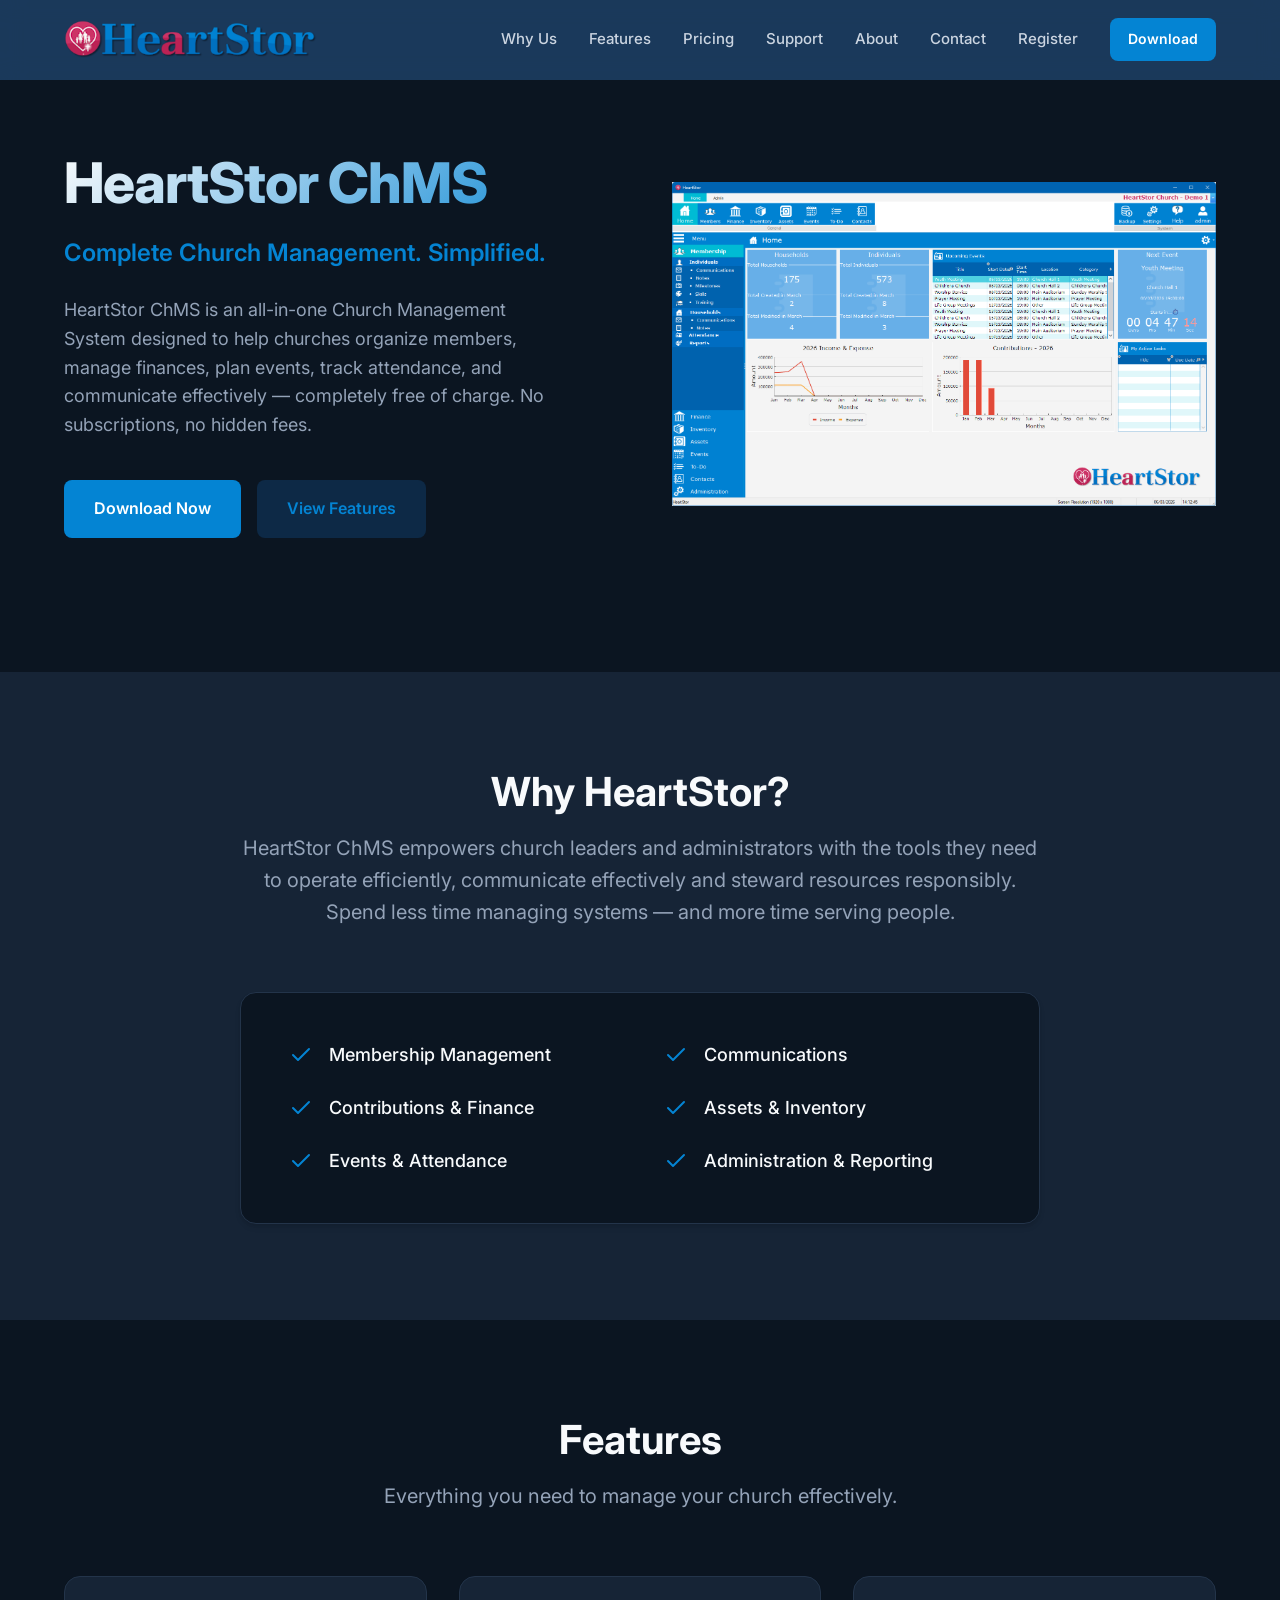
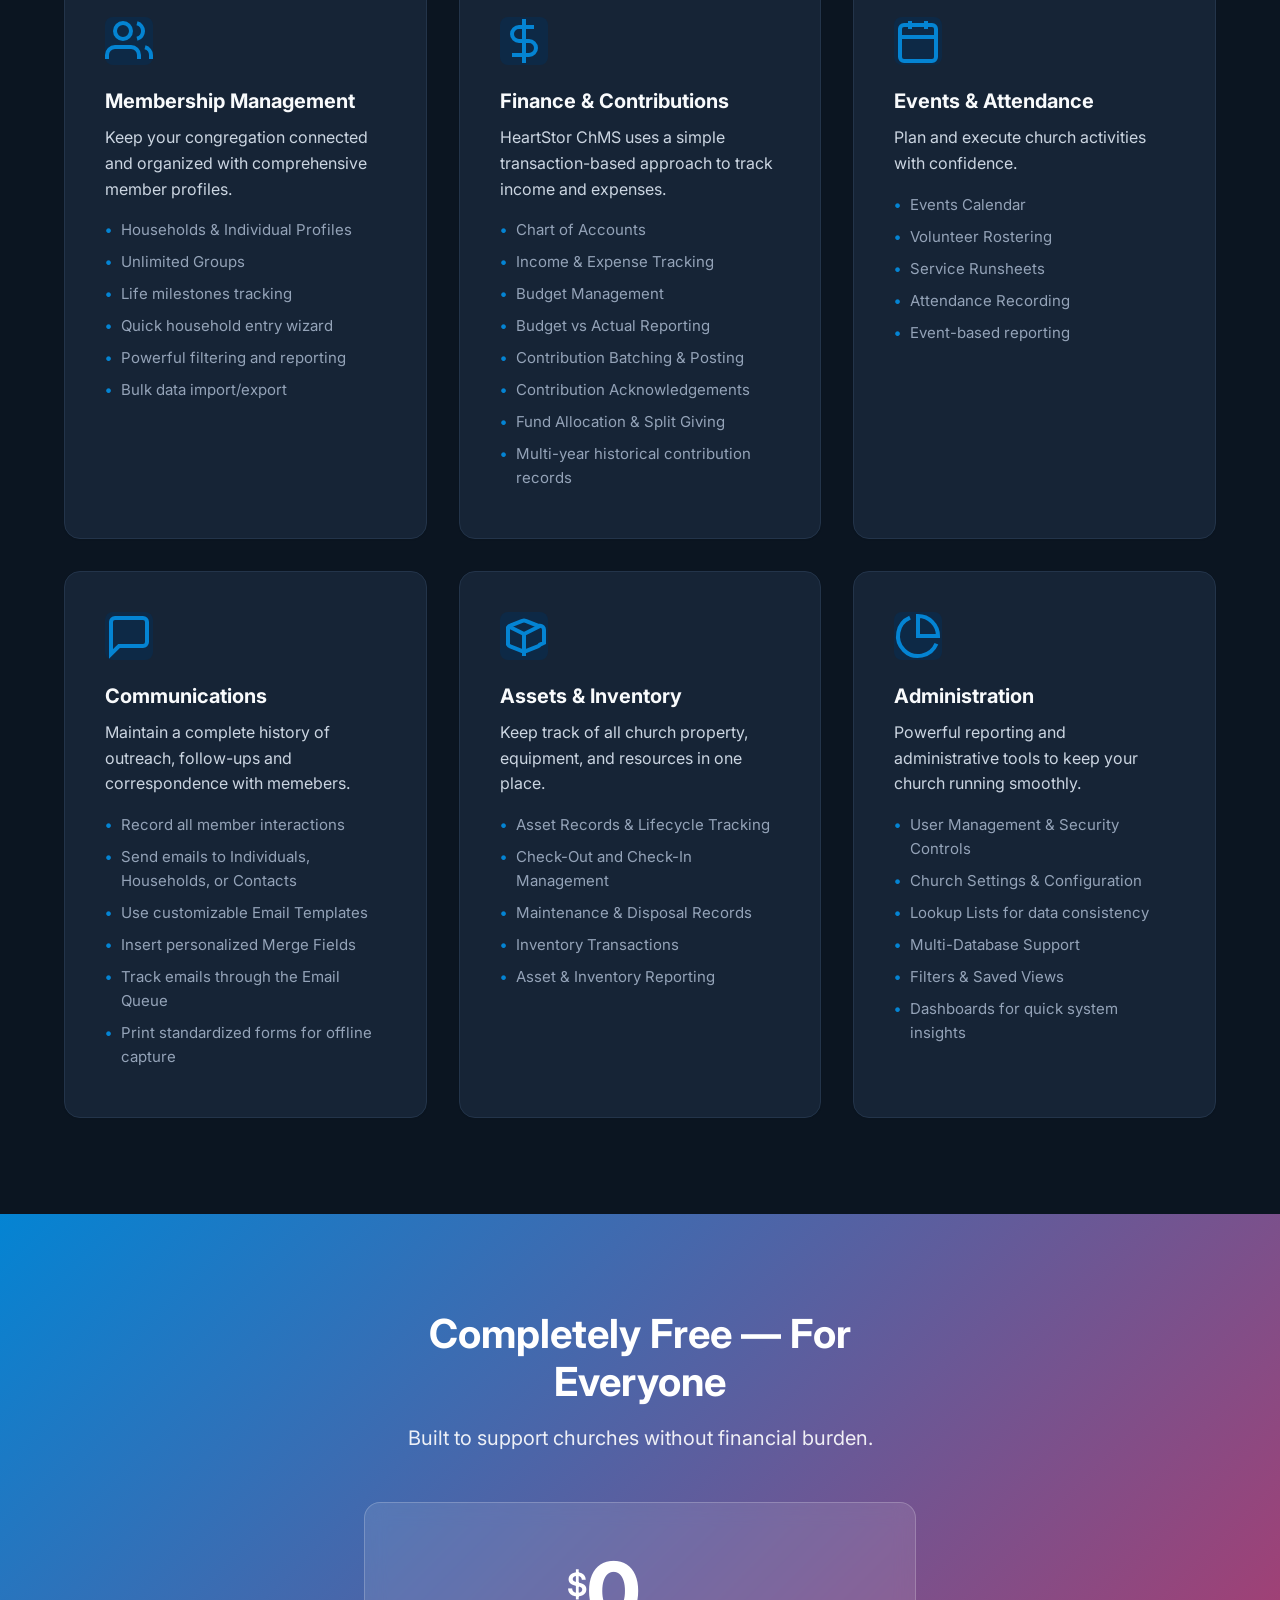
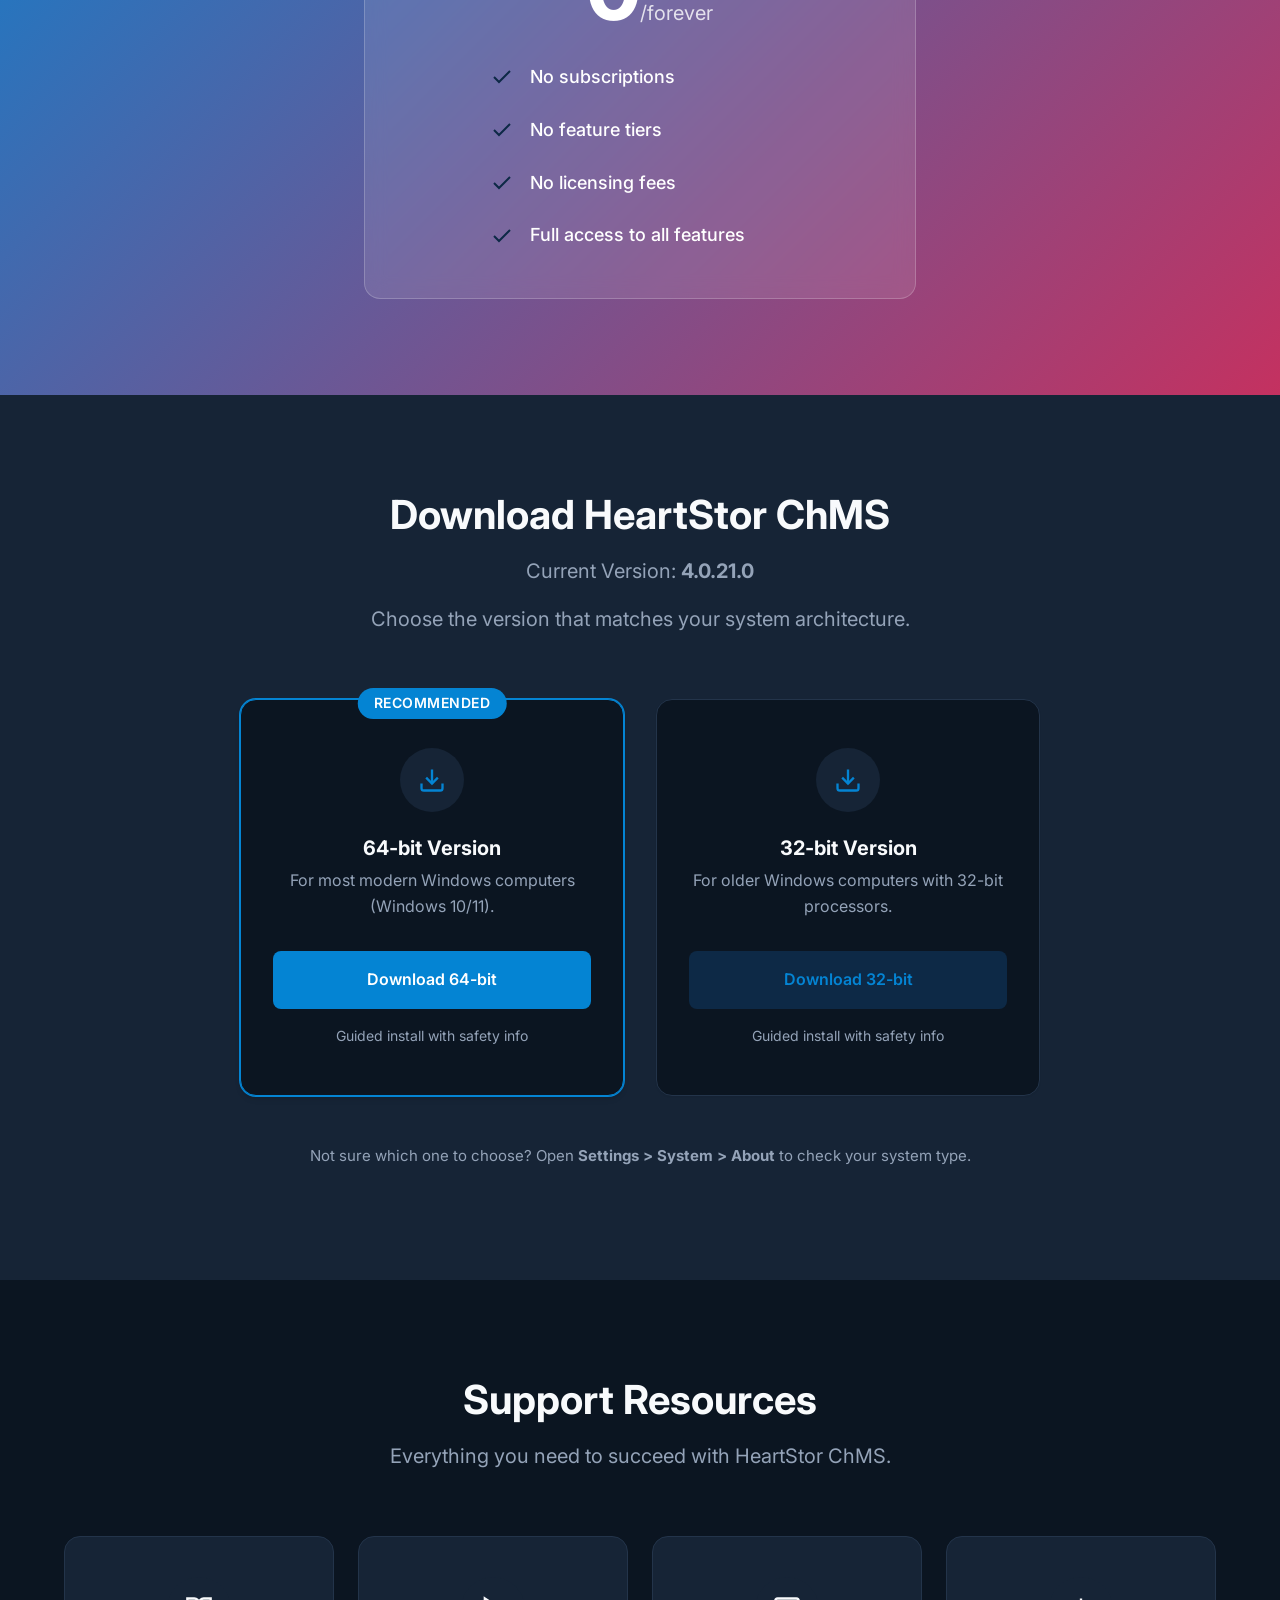
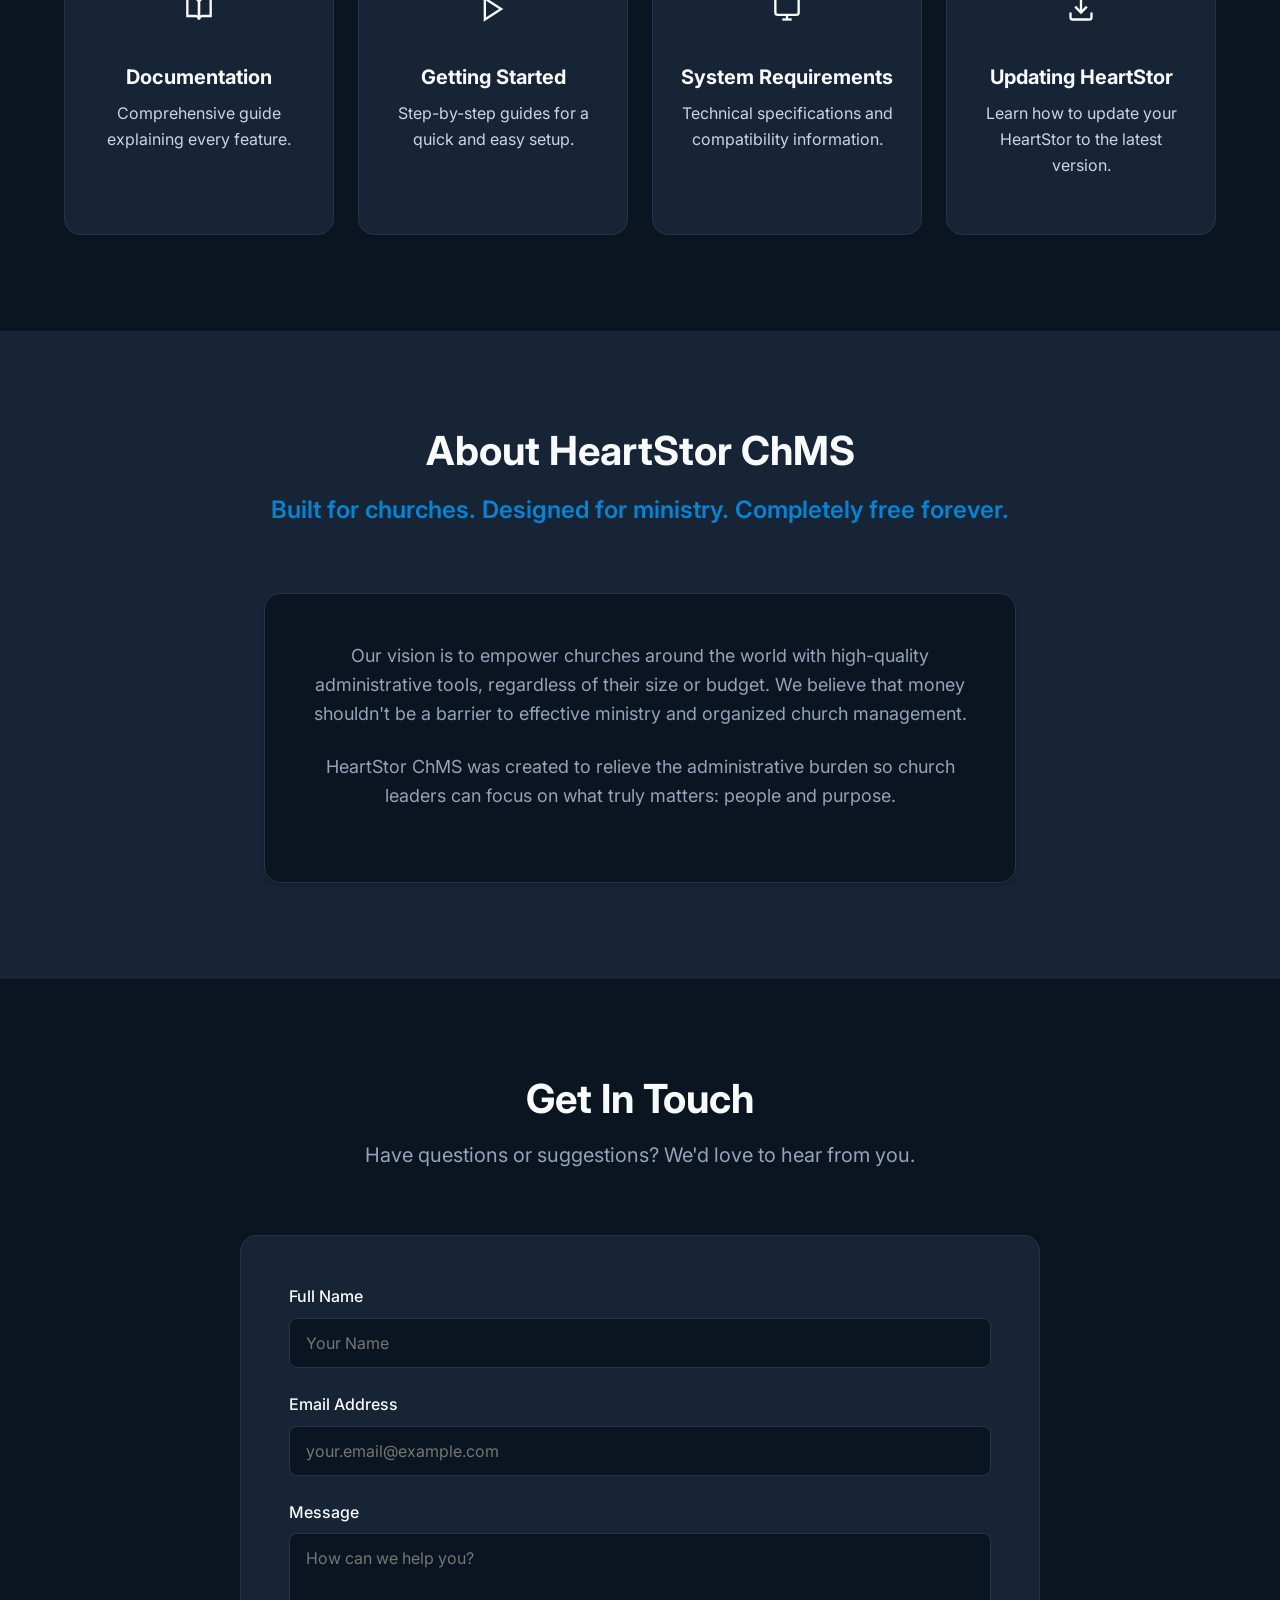
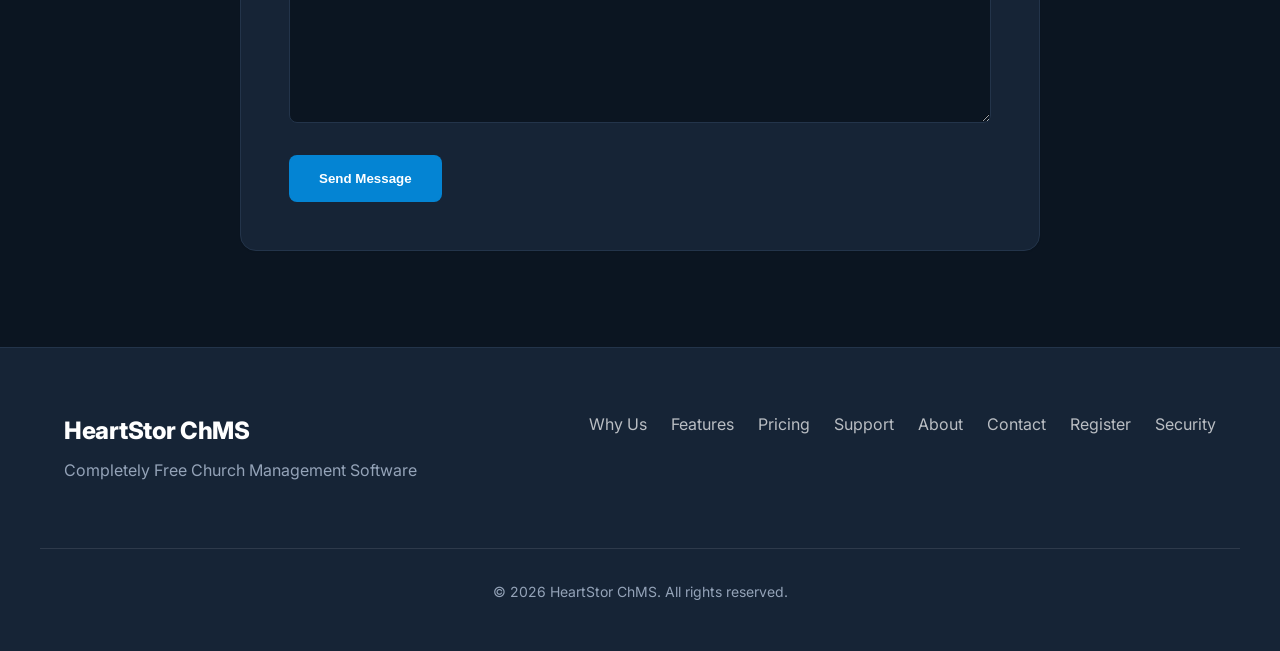
<file: index.html>
<!DOCTYPE html>
<html lang="en">

<head>
<!-- Google tag (gtag.js) -->
<script async src="https://www.googletagmanager.com/gtag/js?id=G-3WZZ1BPWSV"></script>
<script>
  window.dataLayer = window.dataLayer || [];
  function gtag(){dataLayer.push(arguments);}
  gtag('js', new Date());

  gtag('config', 'G-3WZZ1BPWSV');
</script>

    <meta charset="UTF-8">
    <meta name="viewport" content="width=device-width, initial-scale=1.0">
    <meta name="description"
        content="HeartStor ChMS is an all-in-one Church Management System designed to help churches organize members, manage finances, plan events, track attendance, and communicate effectively — completely free of charge.">
    <title>HeartStor ChMS | Complete Church Management. Simplified.</title>
    <link rel="preconnect" href="https://fonts.googleapis.com">
    <link rel="preconnect" href="https://fonts.gstatic.com" crossorigin>
    <link href="https://fonts.googleapis.com/css2?family=Inter:wght@300;400;500;600;700;800&display=swap"
        rel="stylesheet">
    <link rel="stylesheet" href="style.css">
    <script src="script.js" defer></script>
</head>

<body>
    <header class="navbar" id="navbar">
        <div class="container nav-container">
            <a href="#" class="logo" aria-label="HeartStor ChMS Home"><img src="heartStor.png" alt="HeartStor ChMS Logo"
                    class="logo-img"></a>
            <button class="mobile-menu-btn" aria-label="Toggle Navigation" aria-expanded="false"
                aria-controls="nav-links">
                <svg viewBox="0 0 24 24" width="24" height="24" fill="none" stroke="currentColor" stroke-width="2"
                    stroke-linecap="round" stroke-linejoin="round">
                    <line x1="3" y1="12" x2="21" y2="12"></line>
                    <line x1="3" y1="6" x2="21" y2="6"></line>
                    <line x1="3" y1="18" x2="21" y2="18"></line>
                </svg>
            </button>
            <nav id="nav-links" class="nav-links">
                <a href="#why-heartstor">Why Us</a>
                <a href="#features">Features</a>
                <a href="#pricing">Pricing</a>
                <a href="#support">Support</a>
                <a href="#about">About</a>
                <a href="#contact">Contact</a>
                <a href="registration.html">Register</a>
                <a href="#download" class="btn btn-primary btn-sm">Download</a>
            </nav>
        </div>
    </header>

    <main>
        <section id="hero" class="hero section reveal">
            <div class="container hero-container">
                <div class="hero-content">
                    <h1 class="hero-title">HeartStor ChMS</h1>
                    <p class="hero-subtitle">Complete Church Management. Simplified.</p>
                    <p class="hero-description">HeartStor ChMS is an all-in-one Church Management System designed to
                        help churches organize members, manage finances, plan events, track attendance, and communicate
                        effectively — completely free of charge. No subscriptions, no hidden fees.</p>
                    <div class="hero-actions">
                        <a href="#download" class="btn btn-primary">Download Now</a>
                        <a href="#features" class="btn btn-secondary">View Features</a>
                    </div>
                </div>
                <div class="hero-visual">
                    <div class="hero-slideshow">
                        <div class="hero-slide active">
                            <img src="hs1.png" alt="HeartStor 1">
                        </div>
                        <div class="hero-slide">
                            <img src="hs2.png" alt="HeartStor 2">
                        </div>
                        <div class="hero-slide">
                            <img src="hs3.png" alt="HeartStor 3">
                        </div>
                        <div class="hero-slide">
                            <img src="hs4.png" alt="HeartStor 4">
                        </div>
                        <div class="hero-slide">
                            <img src="hs5.png" alt="HeartStor 5">
                        </div>
                        <div class="hero-slide">
                            <img src="hs6.png" alt="HeartStor 6">
                        </div>
                        <div class="hero-slide">
                            <img src="hs7.png" alt="HeartStor 7">
                        </div>
                    </div>
                </div>
            </div>
        </section>

        <section id="why-heartstor" class="why-heartstor section bg-light reveal">
            <div class="container">
                <div class="section-header">
                    <h2>Why HeartStor?</h2>
                    <p>HeartStor ChMS empowers church leaders and administrators with the tools they need to operate efficiently, 			communicate effectively and steward resources responsibly.	Spend less time managing systems — and more time serving people.</p>
                </div>
                <div class="why-grid">
                    <ul class="check-list">
                        <li>
                            <svg class="icon-check" aria-hidden="true" viewBox="0 0 24 24" fill="none"
                                stroke="currentColor" stroke-width="2" stroke-linecap="round" stroke-linejoin="round">
                                <polyline points="20 6 9 17 4 12"></polyline>
                            </svg>
                            Membership Management
                        </li>
                        <li>
                            <svg class="icon-check" aria-hidden="true" viewBox="0 0 24 24" fill="none"
                                stroke="currentColor" stroke-width="2" stroke-linecap="round" stroke-linejoin="round">
                                <polyline points="20 6 9 17 4 12"></polyline>
                            </svg>
                            Contributions & Finance
                        </li>
                        <li>
                            <svg class="icon-check" aria-hidden="true" viewBox="0 0 24 24" fill="none"
                                stroke="currentColor" stroke-width="2" stroke-linecap="round" stroke-linejoin="round">
                                <polyline points="20 6 9 17 4 12"></polyline>
                            </svg>
                            Events & Attendance
                        </li>
                    </ul>
                    <ul class="check-list">
                        <li>
                            <svg class="icon-check" aria-hidden="true" viewBox="0 0 24 24" fill="none"
                                stroke="currentColor" stroke-width="2" stroke-linecap="round" stroke-linejoin="round">
                                <polyline points="20 6 9 17 4 12"></polyline>
                            </svg>
                            Communications
                        </li>
                        <li>
                            <svg class="icon-check" aria-hidden="true" viewBox="0 0 24 24" fill="none"
                                stroke="currentColor" stroke-width="2" stroke-linecap="round" stroke-linejoin="round">
                                <polyline points="20 6 9 17 4 12"></polyline>
                            </svg>
                            Assets & Inventory
                        </li>
                        <li>
                            <svg class="icon-check" aria-hidden="true" viewBox="0 0 24 24" fill="none"
                                stroke="currentColor" stroke-width="2" stroke-linecap="round" stroke-linejoin="round">
                                <polyline points="20 6 9 17 4 12"></polyline>
                            </svg>
                            Administration & Reporting
                        </li>
                    </ul>
                </div>
            </div>
        </section>

        <section id="features" class="features section reveal">
            <div class="container">
                <div class="section-header">
                    <h2>Features</h2>
                    <p>Everything you need to manage your church effectively.</p>
                </div>
                <div class="feature-grid">
                    <article class="feature-card">
                        <div class="feature-icon">
                            <svg viewBox="0 0 24 24" fill="none" stroke="currentColor" stroke-width="2">
                                <path d="M17 21v-2a4 4 0 0 0-4-4H5a4 4 0 0 0-4 4v2"></path>
                                <circle cx="9" cy="7" r="4"></circle>
                                <path d="M23 21v-2a4 4 0 0 0-3-3.87"></path>
                                <path d="M16 3.13a4 4 0 0 1 0 7.75"></path>
                            </svg>
                        </div>
                        <h3>Membership Management</h3>
                        <p>Keep your congregation connected and organized with comprehensive member profiles.</p>
                        <ul>
							<li>Households & Individual Profiles</li>
							<li>Unlimited Groups</li>
							<li>Life milestones tracking</li>
							<li>Quick household entry wizard</li>
							<li>Powerful filtering and reporting</li>
							<li>Bulk data import/export</li>
                        </ul>
                    </article>

                    <article class="feature-card">
                        <div class="feature-icon">
                            <svg viewBox="0 0 24 24" fill="none" stroke="currentColor" stroke-width="2">
                                <line x1="12" y1="1" x2="12" y2="23"></line>
                                <path d="M17 5H9.5a3.5 3.5 0 0 0 0 7h5a3.5 3.5 0 0 1 0 7H6"></path>
                            </svg>
                        </div>
                        <h3>Finance & Contributions</h3>
                        <p>HeartStor ChMS uses a simple transaction-based approach to track income and expenses.</p>
                        <ul>
							<li>Chart of Accounts</li>
							<li>Income & Expense Tracking</li>
							<li>Budget Management</li>
							<li>Budget vs Actual Reporting</li>
							<li>Contribution Batching & Posting</li>
							<li>Contribution Acknowledgements</li>
							<li>Fund Allocation & Split Giving</li>
							<li>Multi-year historical contribution records</li>
                        </ul>
                    </article>

                    <article class="feature-card">
                        <div class="feature-icon">
                            <svg viewBox="0 0 24 24" fill="none" stroke="currentColor" stroke-width="2">
                                <rect x="3" y="4" width="18" height="18" rx="2" ry="2"></rect>
                                <line x1="16" y1="2" x2="16" y2="6"></line>
                                <line x1="8" y1="2" x2="8" y2="6"></line>
                                <line x1="3" y1="10" x2="21" y2="10"></line>
                            </svg>
                        </div>
                        <h3>Events & Attendance</h3>
                        <p>Plan and execute church activities with confidence.</p>
                        <ul>
							<li>Events Calendar</li>
							<li>Volunteer Rostering</li>
							<li>Service Runsheets</li>
							<li>Attendance Recording</li>
							<li>Event-based reporting</li>
                        </ul>
                    </article>

                    <article class="feature-card">
                        <div class="feature-icon">
                            <svg viewBox="0 0 24 24" fill="none" stroke="currentColor" stroke-width="2">
                                <path d="M21 15a2 2 0 0 1-2 2H7l-4 4V5a2 2 0 0 1 2-2h14a2 2 0 0 1 2 2z"></path>
                            </svg>
                        </div>
                        <h3>Communications</h3>
                        <p>Maintain a complete history of outreach, follow-ups and correspondence with memebers.</p>
                        <ul>
                           <li>Record all member interactions</li>
							<li>Send emails to Individuals, Households, or Contacts</li>
							<li>Use customizable Email Templates</li>
							<li>Insert personalized Merge Fields</li>
							<li>Track emails through the Email Queue</li>
							<li>Print standardized forms for offline capture</li>
                        </ul>
                    </article>

                    <article class="feature-card">
                        <div class="feature-icon">
                            <svg viewBox="0 0 24 24" fill="none" stroke="currentColor" stroke-width="2">
                                <path
                                    d="M20 16.28a2 2 0 0 1-1.12.89l-6 2.34a2 2 0 0 1-1.76 0l-6-2.34A2 2 0 0 1 4 16.28V7.72a2 2 0 0 1 1.12-.89l6-2.34a2 2 0 0 1 1.76 0l6 2.34H20a2 2 0 0 1 2 2v6.56z">
                                </path>
                                <polyline points="12 22 12 11"></polyline>
                                <polyline points="12 11 20 7"></polyline>
                                <polyline points="4 7 12 11"></polyline>
                            </svg>
                        </div>
                        <h3>Assets & Inventory</h3>
                        <p>Keep track of all church property, equipment, and resources in one place.</p>
                        <ul>
							<li>Asset Records & Lifecycle Tracking</li>
							<li>Check-Out and Check-In Management</li>
							<li>Maintenance & Disposal Records</li>
							<li>Inventory Transactions</li>
							<li>Asset & Inventory Reporting</li>
                        </ul>
                    </article>

                    <article class="feature-card">
                        <div class="feature-icon">
                            <svg viewBox="0 0 24 24" fill="none" stroke="currentColor" stroke-width="2">
                                <path d="M21.21 15.89A10 10 0 1 1 8 2.83"></path>
                                <path d="M22 12A10 10 0 0 0 12 2v10z"></path>
                            </svg>
                        </div>
                        <h3>Administration</h3>
                        <p>Powerful reporting and administrative tools to keep your church running smoothly.</p>
                        <ul>
							<li>User Management & Security Controls</li>
							<li>Church Settings & Configuration</li>
							<li>Lookup Lists for data consistency</li>
							<li>Multi-Database Support</li>
							<li>Filters & Saved Views</li>
							<li>Dashboards for quick system insights</li>
                        </ul>
                    </article>
                </div>
            </div>
        </section>

        <section id="pricing" class="pricing section bg-primary reveal">
            <div class="container pricing-container">
                <div class="pricing-content text-center">
                    <h2>Completely Free — For Everyone</h2>
                    <p class="pricing-lead">Built to support churches without financial burden.</p>
                    <div class="pricing-features">
                        <div class="price-badge">
                            <span class="currency">$</span><span class="amount">0</span><span
                                class="period">/forever</span>
                        </div>
                        <ul class="check-list dark-bg">
                            <li>
                                <svg class="icon-check" aria-hidden="true" viewBox="0 0 24 24" fill="none"
                                    stroke="currentColor" stroke-width="2">
                                    <polyline points="20 6 9 17 4 12"></polyline>
                                </svg>
                                No subscriptions
                            </li>
                            <li>
                                <svg class="icon-check" aria-hidden="true" viewBox="0 0 24 24" fill="none"
                                    stroke="currentColor" stroke-width="2">
                                    <polyline points="20 6 9 17 4 12"></polyline>
                                </svg>
                                No feature tiers
                            </li>
                            <li>
                                <svg class="icon-check" aria-hidden="true" viewBox="0 0 24 24" fill="none"
                                    stroke="currentColor" stroke-width="2">
                                    <polyline points="20 6 9 17 4 12"></polyline>
                                </svg>
                                No licensing fees
                            </li>
                            <li>
                                <svg class="icon-check" aria-hidden="true" viewBox="0 0 24 24" fill="none"
                                    stroke="currentColor" stroke-width="2">
                                    <polyline points="20 6 9 17 4 12"></polyline>
                                </svg>
                                Full access to all features
                            </li>
                        </ul>
                    </div>
                </div>
            </div>
        </section>

        <section id="download" class="download section bg-light reveal">
            <div class="container">
                <div class="section-header">
                    <h2>Download HeartStor ChMS</h2>
                    <p class="version">Current Version: <strong id="current-version">Loading...</strong></p>
                    <p>Choose the version that matches your system architecture.</p>
                </div>
                <div class="download-grid">
                    <div class="download-card recommended">
                        <div class="badge">Recommended</div>
                        <div class="download-icon">
                            <svg viewBox="0 0 24 24" fill="none" stroke="currentColor" stroke-width="2">
                                <path d="M21 15v4a2 2 0 0 1-2 2H5a2 2 0 0 1-2-2v-4"></path>
                                <polyline points="7 10 12 15 17 10"></polyline>
                                <line x1="12" y1="15" x2="12" y2="3"></line>
                            </svg>
                        </div>
                        <h3>64-bit Version</h3>
                        <p>For most modern Windows computers (Windows 10/11).</p>
                        <a href="install.html" class="btn btn-primary btn-block">Download 64-bit</a>
                        <p class="file-info">Guided install with safety info</p>
                    </div>

                    <div class="download-card">
                        <div class="download-icon">
                            <svg viewBox="0 0 24 24" fill="none" stroke="currentColor" stroke-width="2">
                                <path d="M21 15v4a2 2 0 0 1-2 2H5a2 2 0 0 1-2-2v-4"></path>
                                <polyline points="7 10 12 15 17 10"></polyline>
                                <line x1="12" y1="15" x2="12" y2="3"></line>
                            </svg>
                        </div>
                        <h3>32-bit Version</h3>
                        <p>For older Windows computers with 32-bit processors.</p>
                        <a href="install.html" class="btn btn-secondary btn-block">Download 32-bit</a>
                        <p class="file-info">Guided install with safety info</p>
                    </div>
                </div>
                <div class="system-requirements text-center">
                    <p>Not sure which one to choose? Open <strong>Settings &gt; System &gt; About</strong> to check your
                        system type.</p>
                </div>
            </div>
        </section>

        <section id="support" class="support section reveal">
            <div class="container">
                <div class="section-header">
                    <h2>Support Resources</h2>
                    <p>Everything you need to succeed with HeartStor ChMS.</p>
                </div>
                <div class="support-grid">
                    <a href="HS_Doc.pdf" class="support-card" target="_blank" rel="noopener noreferrer">
                        <div class="support-icon">
                            <svg viewBox="0 0 24 24" fill="none" stroke="currentColor" stroke-width="2">
                                <path d="M2 3h6a4 4 0 0 1 4 4v14a3 3 0 0 0-3-3H2z"></path>
                                <path d="M22 3h-6a4 4 0 0 0-4 4v14a3 3 0 0 1 3-3h7z"></path>
                            </svg>
                        </div>
                        <h3>Documentation</h3>
                        <p>Comprehensive guide explaining every feature.</p>
                    </a>
                    <a href="HS_Install.pdf" class="support-card" target="_blank" rel="noopener noreferrer">
                        <div class="support-icon">
                            <svg viewBox="0 0 24 24" fill="none" stroke="currentColor" stroke-width="2">
                                <polygon points="5 3 19 12 5 21 5 3"></polygon>
                            </svg>
                        </div>
                        <h3>Getting Started</h3>
                        <p>Step-by-step guides for a quick and easy setup.</p>
                    </a>
                    <a href="HS_SysReq.pdf" class="support-card" target="_blank" rel="noopener noreferrer">
                        <div class="support-icon">
                            <svg viewBox="0 0 24 24" fill="none" stroke="currentColor" stroke-width="2">
                                <rect x="2" y="3" width="20" height="14" rx="2" ry="2"></rect>
                                <line x1="8" y1="21" x2="16" y2="21"></line>
                                <line x1="12" y1="17" x2="12" y2="21"></line>
                            </svg>
                        </div>
                        <h3>System Requirements</h3>
                        <p>Technical specifications and compatibility information.</p>
                    </a>
                    <a href="HS_Update.pdf" class="support-card" target="_blank" rel="noopener noreferrer">
                        <div class="support-icon">
                            <svg viewBox="0 0 24 24" fill="none" stroke="currentColor" stroke-width="2">
                                <path d="M21 15v4a2 2 0 0 1-2 2H5a2 2 0 0 1-2-2v-4"></path>
                                <polyline points="7 10 12 15 17 10"></polyline>
                                <line x1="12" y1="15" x2="12" y2="3"></line>
                            </svg>
                        </div>
                        <h3>Updating HeartStor</h3>
                        <p>Learn how to update your HeartStor to the latest version.</p>
                    </a>
                </div>
            </div>
        </section>

        <section id="about" class="about section bg-light reveal">
            <div class="container about-container">
                <div class="section-header">
                    <h2>About HeartStor ChMS</h2>
                    <p class="lead">Built for churches. Designed for ministry. Completely free forever.</p>
                </div>
                <div class="about-content">
                    <p>Our vision is to empower churches around the world with high-quality administrative tools,
                        regardless of their size or budget. We believe that money shouldn't be a barrier to effective
                        ministry and organized church management.</p>
                    <p>HeartStor ChMS was created to relieve the administrative burden so church leaders can focus on
                        what truly matters: people and purpose.</p>
                </div>
            </div>
        </section>

        <section id="contact" class="contact section reveal">
            <div class="container">
                <div class="section-header">
                    <h2>Get In Touch</h2>
                    <p>Have questions or suggestions? We'd love to hear from you.</p>
                </div>
                <div class="contact-container">
                    <div class="contact-form-wrapper">
                        <form action="https://formsubmit.co/heartstor4free@gmail.com" method="POST" class="contact-form"
                            id="contact-form">
                            <!-- Security: Honeypot field to trap spam bots -->
							<input type="hidden" name="_next" value="https://heartstor4free.github.io/index.html">
                            <input type="text" name="_honey" style="display:none">
                            <input type="hidden" name="_subject" value="Website Submission: HeartStor ChMS">
                            <!-- Better formatted email box template -->
                            <input type="hidden" name="_template" value="box">

                            <div class="form-group">
                                <label for="name">Full Name</label>
                                <input type="text" id="name" name="name" required class="form-control"
                                    placeholder="Your Name" minlength="2" maxlength="100">
                            </div>
                            <div class="form-group">
                                <label for="email">Email Address</label>
                                <input type="email" id="email" name="email" required class="form-control"
                                    placeholder="your.email@example.com">
                            </div>
                            <div class="form-group">
                                <label for="message">Message</label>
                                <textarea id="message" name="message" required class="form-control" rows="8"
                                    placeholder="How can we help you?" minlength="10" maxlength="2000"></textarea>
                            </div>
                            <button type="submit" class="btn btn-primary">Send Message</button>
                        </form>
                    </div>
                </div>
            </div>
        </section>
    </main>

    <footer class="footer">
        <div class="container footer-container">
            <div class="footer-brand">
                <a href="#" class="logo footer-logo">HeartStor ChMS</a>
                <p>Completely Free Church Management Software</p>
            </div>
            <div class="footer-links">
                <nav aria-label="Footer Navigation">
                    <a href="#why-heartstor">Why Us</a>
                    <a href="#features">Features</a>
                    <a href="#pricing">Pricing</a>
                    <a href="#support">Support</a>
                    <a href="#about">About</a>
                    <a href="#contact">Contact</a>
                    <a href="registration.html">Register</a>
                    <a href="install.html">Security</a>
                </nav>
            </div>
        </div>
        <div class="container footer-bottom">
            <p>&copy; <span id="year">2026</span> HeartStor ChMS. All rights reserved.</p>
        </div>
    </footer>
</body>

</html>
</file>
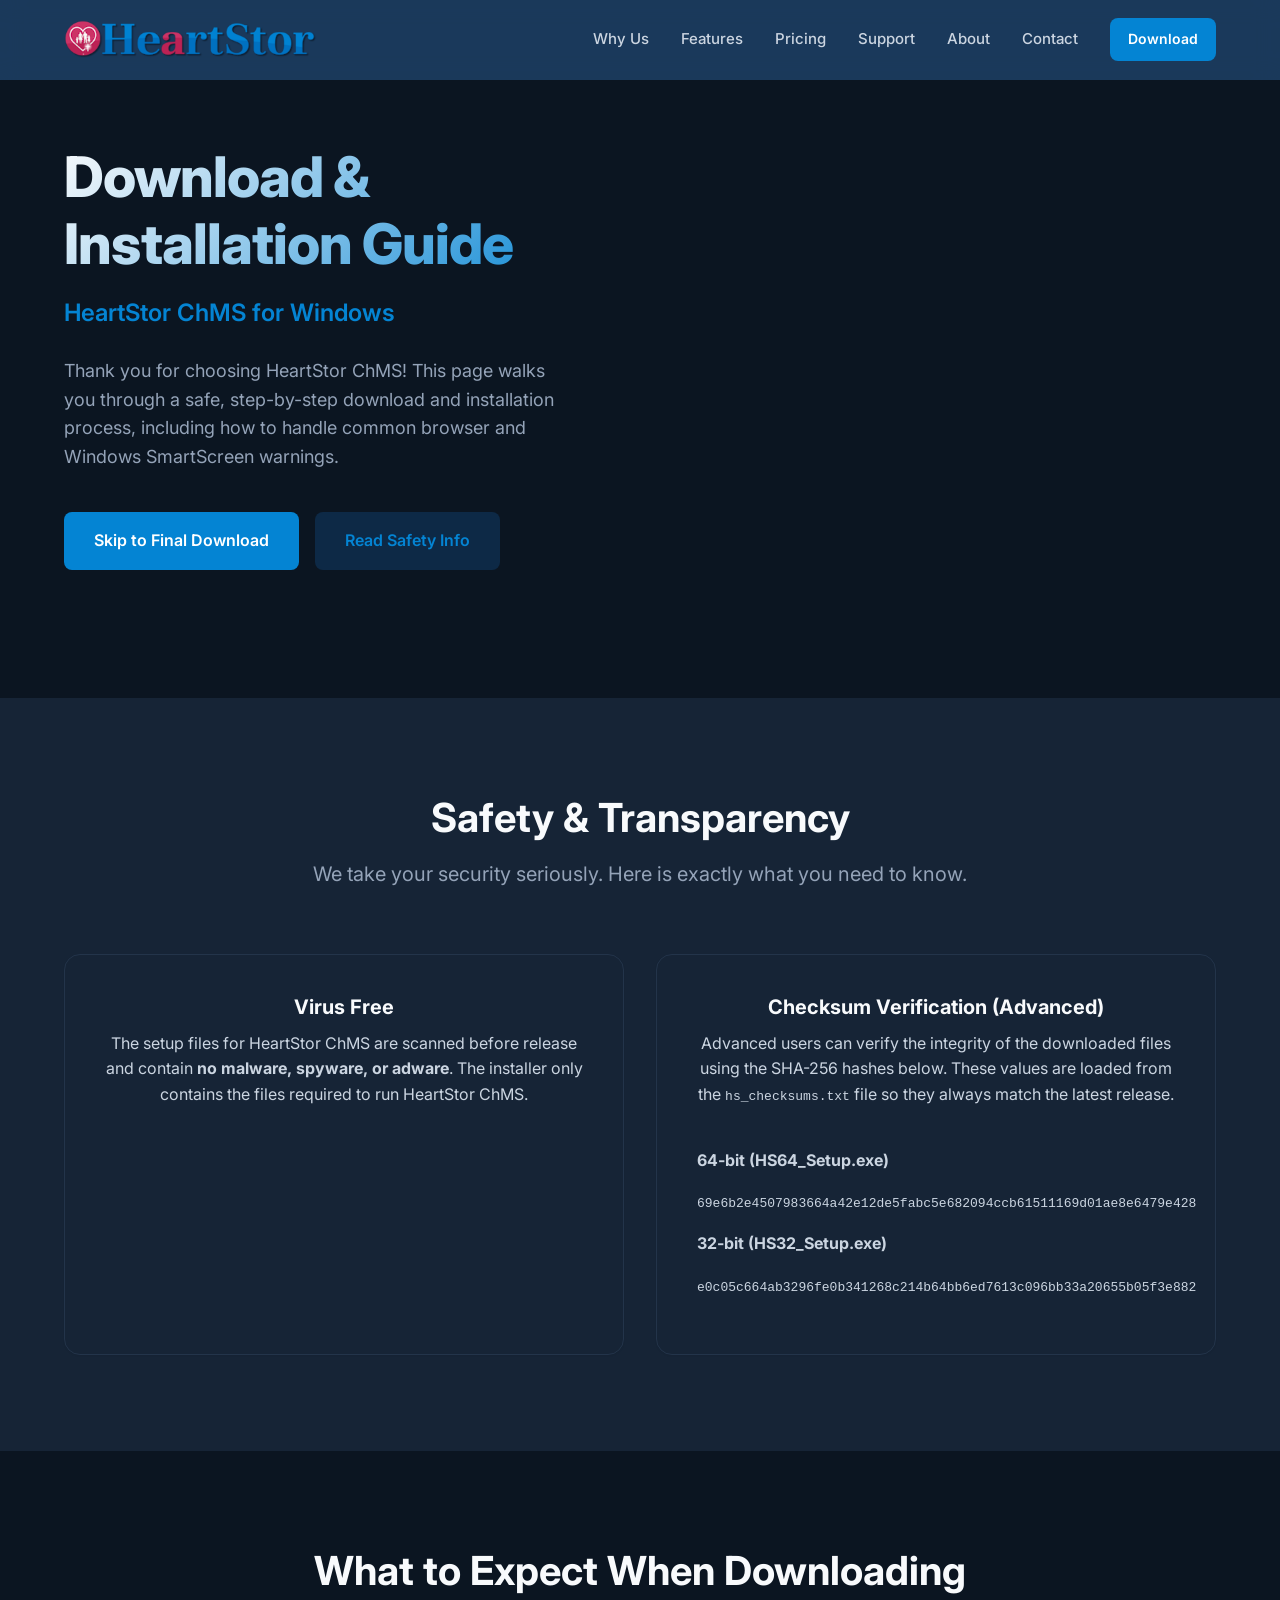
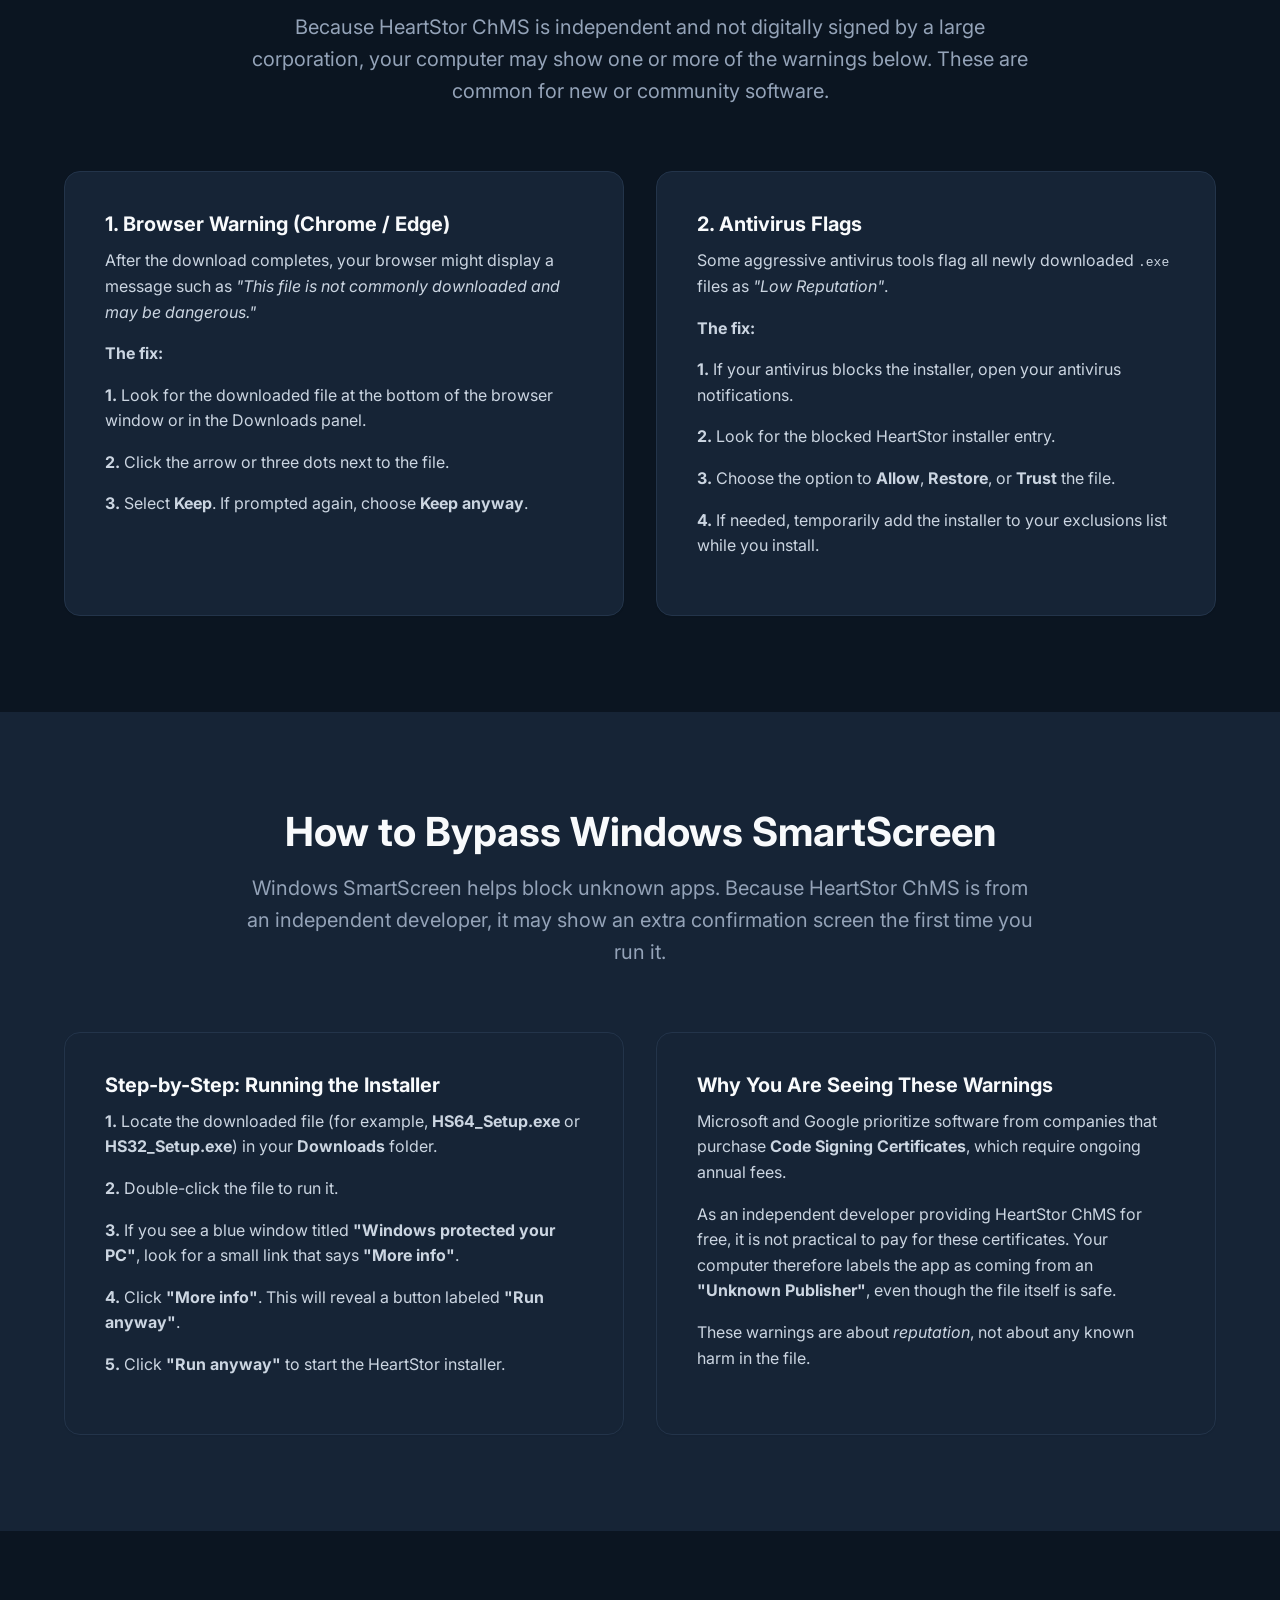
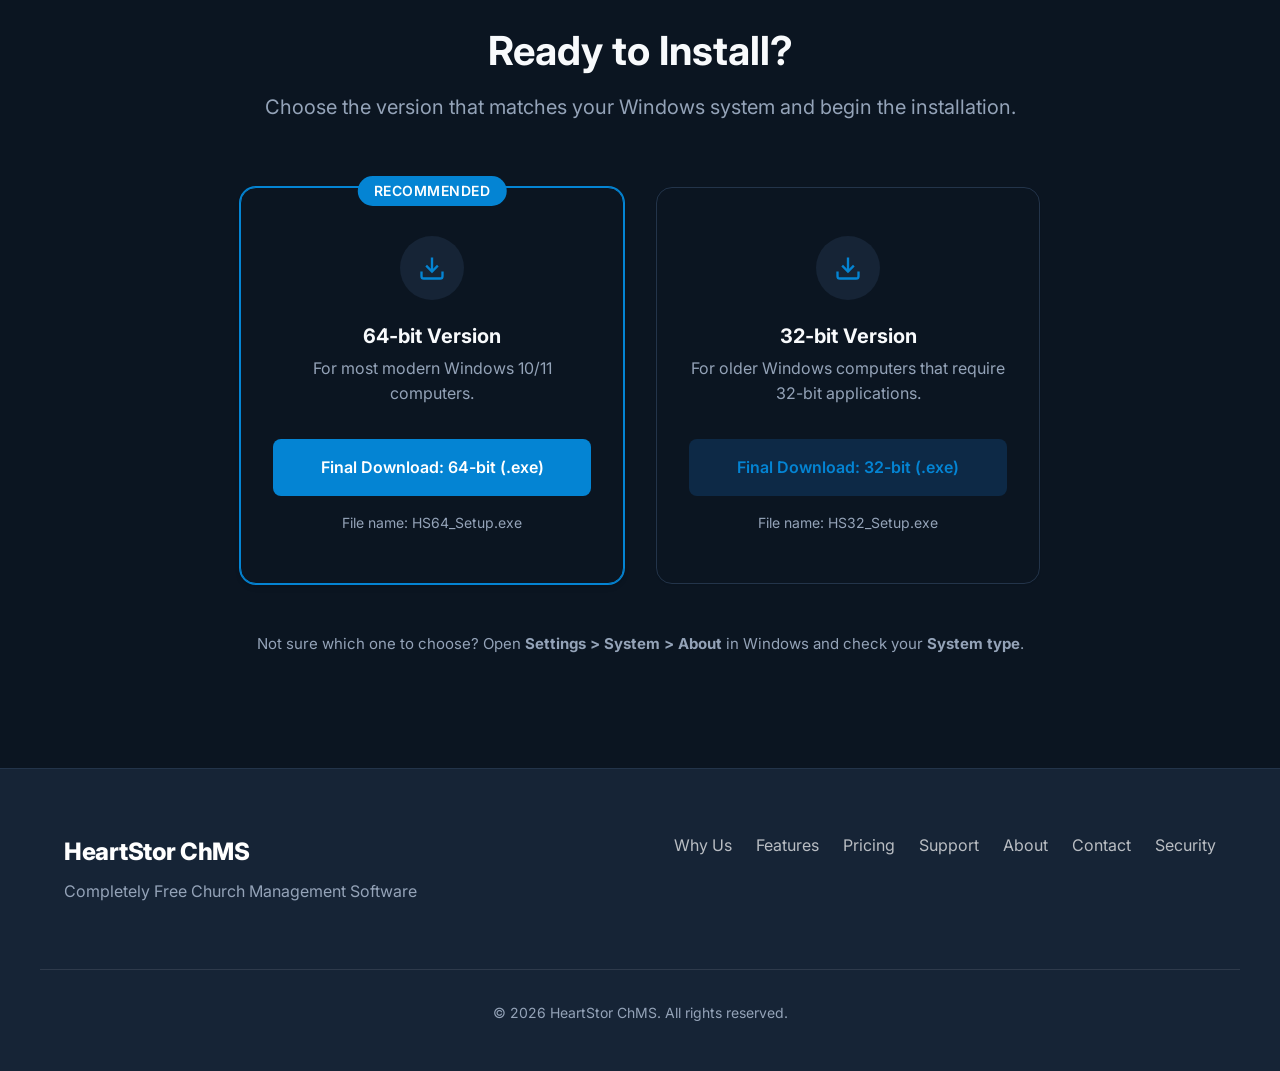
<file: install.html>
<!DOCTYPE html>
<html lang="en">

<head>
    <meta charset="UTF-8">
    <meta name="viewport" content="width=device-width, initial-scale=1.0">
    <meta name="description"
        content="Download and installation guide for HeartStor ChMS, including safety information and how to bypass common browser and SmartScreen warnings.">
    <title>HeartStor ChMS | Download &amp; Installation Guide</title>
    <link rel="preconnect" href="https://fonts.googleapis.com">
    <link rel="preconnect" href="https://fonts.gstatic.com" crossorigin>
    <link href="https://fonts.googleapis.com/css2?family=Inter:wght@300;400;500;600;700;800&display=swap"
        rel="stylesheet">
    <link rel="stylesheet" href="style.css">
    <script src="script.js" defer></script>
</head>

<body>
    <header class="navbar" id="navbar">
        <div class="container nav-container">
            <a href="index.html" class="logo" aria-label="HeartStor ChMS Home">
                <img src="heartStor.png" alt="HeartStor ChMS Logo" class="logo-img">
            </a>
            <button class="mobile-menu-btn" aria-label="Toggle Navigation" aria-expanded="false"
                aria-controls="nav-links">
                <svg viewBox="0 0 24 24" width="24" height="24" fill="none" stroke="currentColor" stroke-width="2"
                    stroke-linecap="round" stroke-linejoin="round">
                    <line x1="3" y1="12" x2="21" y2="12"></line>
                    <line x1="3" y1="6" x2="21" y2="6"></line>
                    <line x1="3" y1="18" x2="21" y2="18"></line>
                </svg>
            </button>
            <nav id="nav-links" class="nav-links">
                <a href="index.html#why-heartstor">Why Us</a>
                <a href="index.html#features">Features</a>
                <a href="index.html#pricing">Pricing</a>
                <a href="index.html#support">Support</a>
                <a href="index.html#about">About</a>
                <a href="index.html#contact">Contact</a>
                <a href="#top" class="btn btn-primary btn-sm">Download</a>
            </nav>
        </div>
    </header>

    <main id="top">
        <section class="hero section">
            <div class="container hero-container">
                <div class="hero-content">
                    <h1 class="hero-title">Download &amp; Installation Guide</h1>
                    <p class="hero-subtitle">HeartStor ChMS for Windows</p>
                    <p class="hero-description">
                        Thank you for choosing HeartStor ChMS! This page walks you through a safe, step-by-step download
                        and installation process, including how to handle common browser and Windows SmartScreen
                        warnings.
                    </p>
                    <div class="hero-actions">
                        <a href="#final-download" class="btn btn-primary">Skip to Final Download</a>
                        <a href="#safety" class="btn btn-secondary">Read Safety Info</a>
                    </div>
                </div>
            </div>
        </section>

        <section id="safety" class="section bg-light">
            <div class="container">
                <div class="section-header">
                    <h2>Safety &amp; Transparency</h2>
                    <p>We take your security seriously. Here is exactly what you need to know.</p>
                </div>

                <div class="feature-grid">
                    <article class="feature-card">
                        <h3>Virus Free</h3>
                        <p>
                            The setup files for HeartStor ChMS are scanned before release and contain
                            <strong>no malware, spyware, or adware</strong>. The installer only contains the files
                            required to run HeartStor ChMS.
                        </p>
                    </article>

                    <article class="feature-card">
                        <h3>Checksum Verification (Advanced)</h3>
                        <p>
                            Advanced users can verify the integrity of the downloaded files using the SHA-256 hashes
                            below. These values are loaded from the <code>hs_checksums.txt</code> file so they always
                            match the latest release.
                        </p>
                        <div class="code-block">
                            <div class="checksum-row">
                                <p><strong>64-bit (HS64_Setup.exe)</strong></p>
                                <code id="checksum-64">Loading checksum…</code>
                            </div>
                            <div class="checksum-row">
                                <p><strong>32-bit (HS32_Setup.exe)</strong></p>
                                <code id="checksum-32">Loading checksum…</code>
                            </div>
                            <p id="checksum-error" style="display:none;"><em>Unable to load checksums. Please try
                                    refreshing the page.</em></p>
                        </div>
                    </article>
                </div>
            </div>
        </section>

        <section id="what-to-expect" class="section">
            <div class="container">
                <div class="section-header">
                    <h2>What to Expect When Downloading</h2>
                    <p>
                        Because HeartStor ChMS is independent and not digitally signed by a large corporation, your
                        computer may show one or more of the warnings below. These are common for new or community
                        software.
                    </p>
                </div>
                <div class="feature-grid">
                    <article class="feature-card">
                        <h3>1. Browser Warning (Chrome / Edge)</h3>
                        <p>
                            After the download completes, your browser might display a message such as
                            <em>"This file is not commonly downloaded and may be dangerous."</em>
                        </p>
                        <p><strong>The fix:</strong></p>
                        <p><strong>1.</strong> Look for the downloaded file at the bottom of the browser window or in the
                            Downloads panel.</p>
                        <p><strong>2.</strong> Click the arrow or three dots next to the file.</p>
                        <p><strong>3.</strong> Select <strong>Keep</strong>. If prompted again, choose
                            <strong>Keep anyway</strong>.</p>
                    </article>

                    <article class="feature-card">
                        <h3>2. Antivirus Flags</h3>
                        <p>
                            Some aggressive antivirus tools flag all newly downloaded <code>.exe</code> files as
                            <em>"Low Reputation"</em>.
                        </p>
                        <p><strong>The fix:</strong></p>
                        <p><strong>1.</strong> If your antivirus blocks the installer, open your antivirus notifications.</p>
                        <p><strong>2.</strong> Look for the blocked HeartStor installer entry.</p>
                        <p><strong>3.</strong> Choose the option to <strong>Allow</strong>, <strong>Restore</strong>, or
                            <strong>Trust</strong> the file.</p>
                        <p><strong>4.</strong> If needed, temporarily add the installer to your exclusions list while you
                            install.</p>
                    </article>
                </div>
            </div>
        </section>

        <section id="smartscreen" class="section bg-light">
            <div class="container">
                <div class="section-header">
                    <h2>How to Bypass Windows SmartScreen</h2>
                    <p>
                        Windows SmartScreen helps block unknown apps. Because HeartStor ChMS is from an independent
                        developer, it may show an extra confirmation screen the first time you run it.
                    </p>
                </div>
                <div class="feature-grid">
                    <article class="feature-card">
                        <h3>Step-by-Step: Running the Installer</h3>
                        <p><strong>1.</strong> Locate the downloaded file (for example, <strong>HS64_Setup.exe</strong> or
                            <strong>HS32_Setup.exe</strong>) in your <strong>Downloads</strong> folder.</p>
                        <p><strong>2.</strong> Double-click the file to run it.</p>
                        <p><strong>3.</strong> If you see a blue window titled <strong>"Windows protected your PC"</strong>,
                            look for a small link that says <strong>"More info"</strong>.</p>
                        <p><strong>4.</strong> Click <strong>"More info"</strong>. This will reveal a button labeled
                            <strong>"Run anyway"</strong>.</p>
                        <p><strong>5.</strong> Click <strong>"Run anyway"</strong> to start the HeartStor installer.</p>
                    </article>
                    <article class="feature-card">
                        <h3>Why You Are Seeing These Warnings</h3>
                        <p>
                            Microsoft and Google prioritize software from companies that purchase
                            <strong>Code Signing Certificates</strong>, which require ongoing annual fees.
                        </p>
                        <p>
                            As an independent developer providing HeartStor ChMS for free, it is not practical to pay
                            for these certificates. Your computer therefore labels the app as coming from an
                            <strong>"Unknown Publisher"</strong>, even though the file itself is safe.
                        </p>
                        <p>
                            These warnings are about <em>reputation</em>, not about any known harm in the file.
                        </p>
                    </article>
                </div>
            </div>
        </section>

        <section id="final-download" class="download section">
            <div class="container">
                <div class="section-header">
                    <h2>Ready to Install?</h2>
                    <p>Choose the version that matches your Windows system and begin the installation.</p>
                </div>
                <div class="download-grid">
                    <div class="download-card recommended">
                        <div class="badge">Recommended</div>
                        <div class="download-icon">
                            <svg viewBox="0 0 24 24" fill="none" stroke="currentColor" stroke-width="2">
                                <path d="M21 15v4a2 2 0 0 1-2 2H5a2 2 0 0 1-2-2v-4"></path>
                                <polyline points="7 10 12 15 17 10"></polyline>
                                <line x1="12" y1="15" x2="12" y2="3"></line>
                            </svg>
                        </div>
                        <h3>64-bit Version</h3>
                        <p>For most modern Windows 10/11 computers.</p>
                        <a href="HS64_Setup.exe" class="btn btn-primary btn-block">Final Download: 64-bit (.exe)</a>
                        <p class="file-info">File name: HS64_Setup.exe</p>
                    </div>

                    <div class="download-card">
                        <div class="download-icon">
                            <svg viewBox="0 0 24 24" fill="none" stroke="currentColor" stroke-width="2">
                                <path d="M21 15v4a2 2 0 0 1-2 2H5a2 2 0 0 1-2-2v-4"></path>
                                <polyline points="7 10 12 15 17 10"></polyline>
                                <line x1="12" y1="15" x2="12" y2="3"></line>
                            </svg>
                        </div>
                        <h3>32-bit Version</h3>
                        <p>For older Windows computers that require 32-bit applications.</p>
                        <a href="HS32_Setup.exe" class="btn btn-secondary btn-block">Final Download: 32-bit (.exe)</a>
                        <p class="file-info">File name: HS32_Setup.exe</p>
                    </div>
                </div>
                <div class="system-requirements text-center">
                    <p>
                        Not sure which one to choose? Open <strong>Settings &gt; System &gt; About</strong> in Windows
                        and check your <strong>System type</strong>.
                    </p>
                </div>
            </div>
        </section>
    </main>

    <footer class="footer">
        <div class="container footer-container">
            <div class="footer-brand">
                <a href="index.html" class="logo footer-logo">HeartStor ChMS</a>
                <p>Completely Free Church Management Software</p>
            </div>
            <div class="footer-links">
                <nav aria-label="Footer Navigation">
                    <a href="index.html#why-heartstor">Why Us</a>
                    <a href="index.html#features">Features</a>
                    <a href="index.html#pricing">Pricing</a>
                    <a href="index.html#support">Support</a>
                    <a href="index.html#about">About</a>
                    <a href="index.html#contact">Contact</a>
                    <a href="install.html">Security</a>
                </nav>
            </div>
        </div>
        <div class="container footer-bottom">
            <p>&copy; <span id="year">2026</span> HeartStor ChMS. All rights reserved.</p>
        </div>
    </footer>
</body>

</html>
</file>
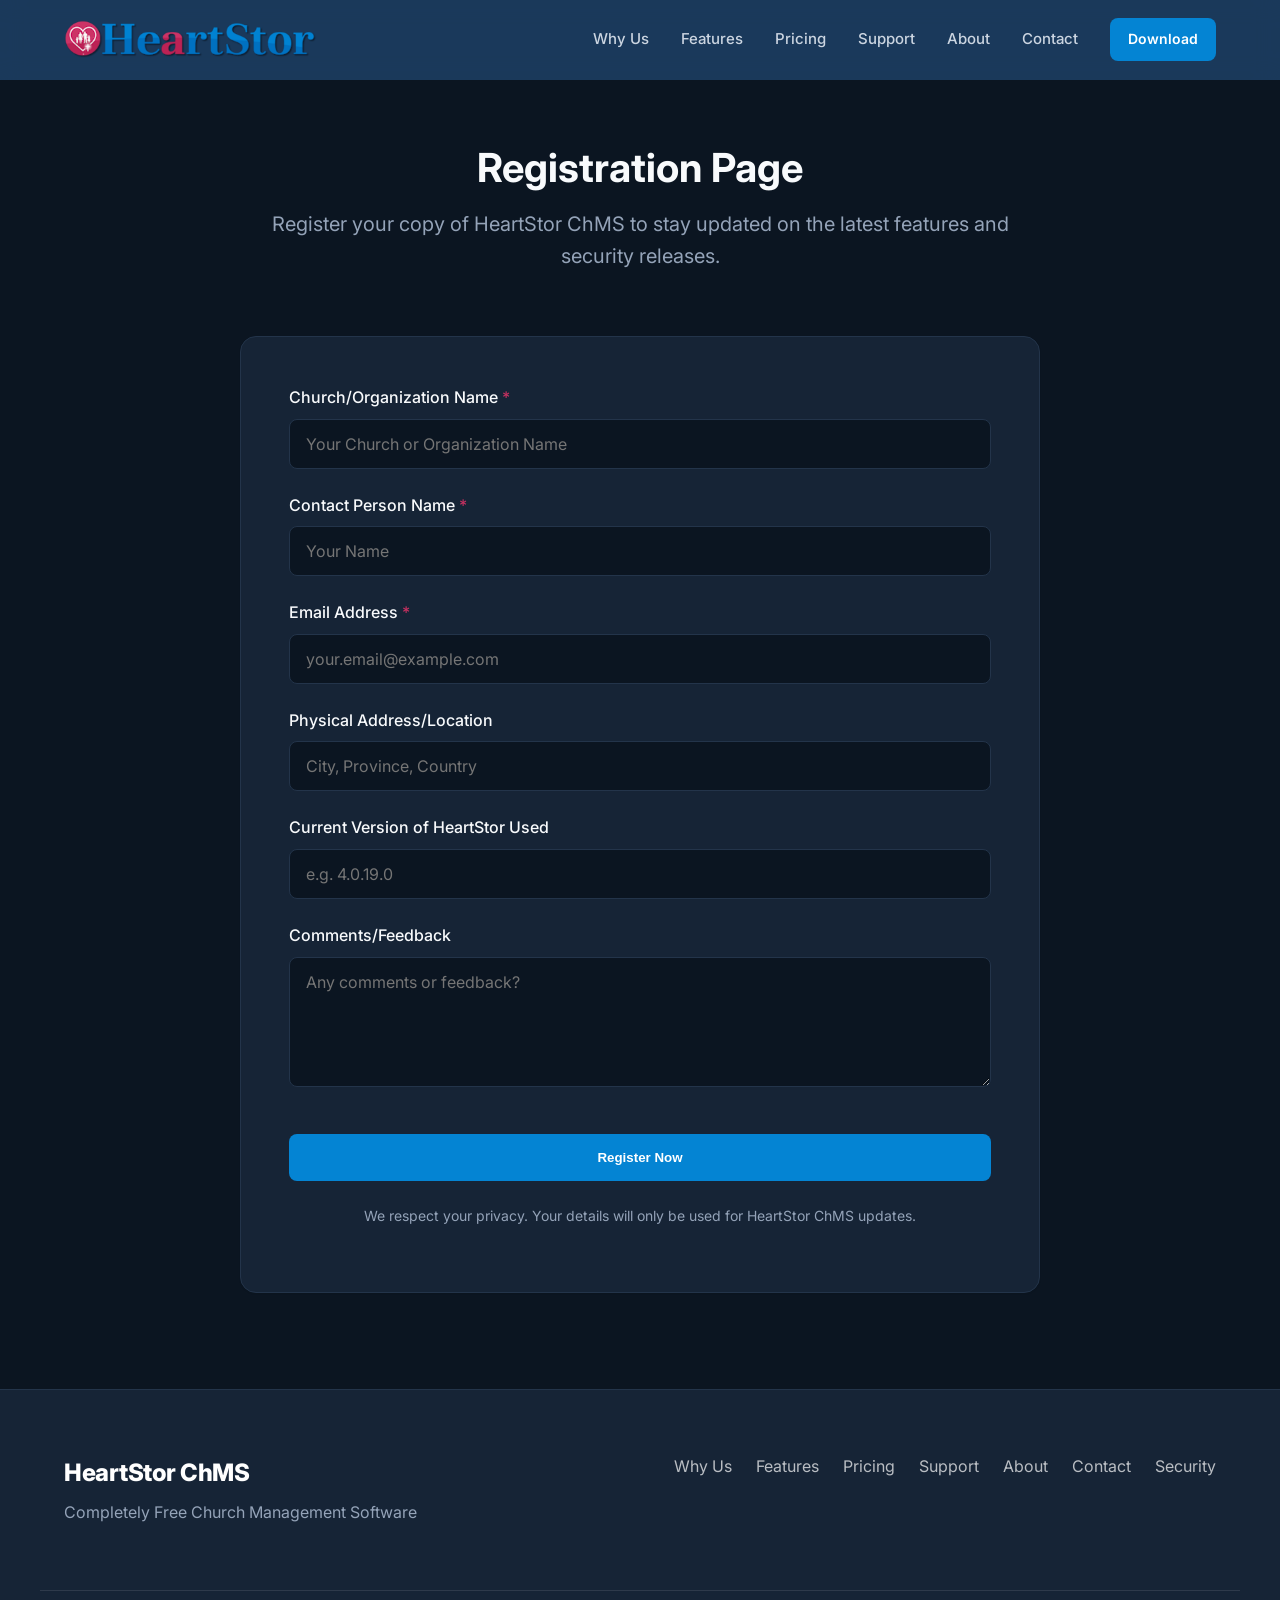
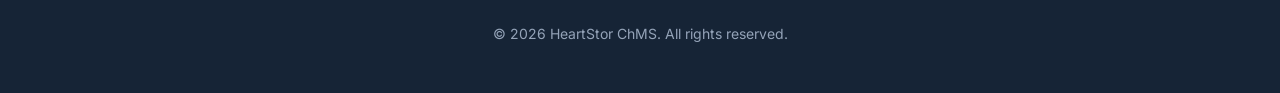
<file: registration.html>
<!DOCTYPE html>
<html lang="en">

<head>
<!-- Google tag (gtag.js) -->
<script async src="https://www.googletagmanager.com/gtag/js?id=G-3WZZ1BPWSV"></script>
<script>
  window.dataLayer = window.dataLayer || [];
  function gtag(){dataLayer.push(arguments);}
  gtag('js', new Date());

  gtag('config', 'G-3WZZ1BPWSV');
</script>

    <meta charset="UTF-8">
    <meta name="viewport" content="width=device-width, initial-scale=1.0">
    <meta name="description"
        content="Register your copy of HeartStor ChMS to stay updated on the latest features and security releases.">
    <title>Registration | HeartStor ChMS</title>
    <link rel="preconnect" href="https://fonts.googleapis.com">
    <link rel="preconnect" href="https://fonts.gstatic.com" crossorigin>
    <link href="https://fonts.googleapis.com/css2?family=Inter:wght@300;400;500;600;700;800&display=swap"
        rel="stylesheet">
    <link rel="stylesheet" href="style.css">
    <script src="script.js" defer></script>
</head>

<body>
    <header class="navbar" id="navbar">
        <div class="container nav-container">
            <a href="index.html" class="logo" aria-label="HeartStor ChMS Home"><img src="heartStor.png" alt="HeartStor ChMS Logo"
                    class="logo-img"></a>
            <button class="mobile-menu-btn" aria-label="Toggle Navigation" aria-expanded="false"
                aria-controls="nav-links">
                <svg viewBox="0 0 24 24" width="24" height="24" fill="none" stroke="currentColor" stroke-width="2"
                    stroke-linecap="round" stroke-linejoin="round">
                    <line x1="3" y1="12" x2="21" y2="12"></line>
                    <line x1="3" y1="6" x2="21" y2="6"></line>
                    <line x1="3" y1="18" x2="21" y2="18"></line>
                </svg>
            </button>
            <nav id="nav-links" class="nav-links">
                <a href="index.html#why-heartstor">Why Us</a>
                <a href="index.html#features">Features</a>
                <a href="index.html#pricing">Pricing</a>
                <a href="index.html#support">Support</a>
                <a href="index.html#about">About</a>
                <a href="index.html#contact">Contact</a>
                <a href="index.html#download" class="btn btn-primary btn-sm">Download</a>
            </nav>
        </div>
    </header>

    <main style="padding-top: var(--nav-height);">
        <section id="register" class="contact section reveal" style="padding-top: 4rem;">
            <div class="container">
                <div class="section-header">
                    <h2>Registration Page</h2>
                    <p>Register your copy of HeartStor ChMS to stay updated on the latest features and security releases.</p>
                </div>
                <div class="contact-container">
                    <div class="contact-form-wrapper">
                        <form action="https://formsubmit.co/heartstor4free@gmail.com" method="POST" class="contact-form" id="registration-form">
                            <!-- Security: Honeypot field to trap spam bots -->
							<input type="hidden" name="_next" value="https://heartstor4free.github.io/index.html">
                            <input type="text" name="_honey" style="display:none">
                            <input type="hidden" name="_subject" value="Registration Submission: HeartStor ChMS">
                            <!-- Better formatted email box template -->
                            <input type="hidden" name="_template" value="box">

                            <div class="form-group">
                                <label for="church_name">Church/Organization Name <span style="color:var(--color-accent);">*</span></label>
                                <input type="text" id="church_name" name="church_name" required class="form-control" placeholder="Your Church or Organization Name">
                            </div>
                            
                            <div class="form-group">
                                <label for="contact_name">Contact Person Name <span style="color:var(--color-accent);">*</span></label>
                                <input type="text" id="contact_name" name="contact_name" required class="form-control" placeholder="Your Name">
                            </div>
                            
                            <div class="form-group">
                                <label for="email">Email Address <span style="color:var(--color-accent);">*</span></label>
                                <input type="email" id="email" name="email" required class="form-control" placeholder="your.email@example.com">
                            </div>
                            
                            <div class="form-group">
                                <label for="physical_address">Physical Address/Location</label>
                                <input type="text" id="physical_address" name="physical_address" class="form-control" placeholder="City, Province, Country">
                            </div>
                            
                            <div class="form-group">
                                <label for="heartstor_version">Current Version of HeartStor Used</label>
                                <input type="text" id="heartstor_version" name="heartstor_version" class="form-control" placeholder="e.g. 4.0.19.0">
                            </div>
                            
                            <div class="form-group">
                                <label for="comments">Comments/Feedback</label>
                                <textarea id="comments" name="comments" class="form-control" rows="5" placeholder="Any comments or feedback?"></textarea>
                            </div>
                            
                            <button type="submit" class="btn btn-primary" style="width: 100%; margin-top: 1rem;">Register Now</button>
                            
                            <p style="text-align: center; margin-top: 1.5rem; font-size: 0.875rem; color: var(--color-text-light);">We respect your privacy. Your details will only be used for HeartStor ChMS updates.</p>
                        </form>
                    </div>
                </div>
            </div>
        </section>
    </main>

    <footer class="footer">
        <div class="container footer-container">
            <div class="footer-brand">
                <a href="index.html" class="logo footer-logo">HeartStor ChMS</a>
                <p>Completely Free Church Management Software</p>
            </div>
            <div class="footer-links">
                <nav aria-label="Footer Navigation">
                    <a href="index.html#why-heartstor">Why Us</a>
                    <a href="index.html#features">Features</a>
                    <a href="index.html#pricing">Pricing</a>
                    <a href="index.html#support">Support</a>
                    <a href="index.html#about">About</a>
                    <a href="index.html#contact">Contact</a>
                    <a href="install.html">Security</a>
                </nav>
            </div>
        </div>
        <div class="container footer-bottom">
            <p>&copy; <span id="year">2026</span> HeartStor ChMS. All rights reserved.</p>
        </div>
    </footer>
</body>
</html>
</file>
<file: style.css>
/* =========================================================================
   HEARTSTOR CHMS - MODERN SAAS STYLESHEET
   ========================================================================= */

:root {
    /* Colors */
    --color-primary: #0484d3;
    --color-primary-dark: #0667ae;
    --color-primary-light: #0d2946;
    /* A deep navy to blend primary with dark backgrounds */
    --color-accent: #c43160;
    --color-text: #cbd5e1;
    --color-text-light: #94a3b8;
    --color-heading: #f8fafc;
    --color-bg: #0b1521;
    /* Deep navy background */
    --color-bg-alt: #162436;
    /* Lighter deep navy */
    --color-white: #ffffff;
    --color-border: #23344a;

    /* Shadows */
    --shadow-sm: 0 1px 2px 0 rgb(0 0 0 / 0.05);
    --shadow-md: 0 4px 6px -1px rgb(0 0 0 / 0.1), 0 2px 4px -2px rgb(0 0 0 / 0.1);
    --shadow-lg: 0 10px 15px -3px rgb(0 0 0 / 0.1), 0 4px 6px -4px rgb(0 0 0 / 0.1);
    --shadow-xl: 0 20px 25px -5px rgb(0 0 0 / 0.1), 0 8px 10px -6px rgb(0 0 0 / 0.1);

    /* Typography */
    --font-family: 'Inter', system-ui, -apple-system, sans-serif;
    --transition: all 0.3s cubic-bezier(0.4, 0, 0.2, 1);
    --radius-md: 0.5rem;
    --radius-lg: 1rem;
    --radius-xl: 1.5rem;
    --nav-height: 80px;
}

/* Base Styles */
* {
    margin: 0;
    padding: 0;
    box-sizing: border-box;
}

html {
    scroll-behavior: smooth;
    scroll-padding-top: var(--nav-height);
}

body {
    font-family: var(--font-family);
    color: var(--color-text);
    background-color: var(--color-bg);
    line-height: 1.6;
    -webkit-font-smoothing: antialiased;
    overflow-x: hidden;
}

/* Cursor-following heart (hero background flair) */
.cursor-heart {
    position: fixed;
    top: 0;
    left: 0;
    width: 36px;
    height: 36px;
    pointer-events: none;
    z-index: 0;
    filter: drop-shadow(0 0 18px rgba(196, 49, 96, 0.85));
    mix-blend-mode: screen;
    opacity: 0;
    background: linear-gradient(135deg, #ff8fb7 0%, #ff4f8b 40%, #c43160 100%);
    border-radius: 8px;
    transform: translate3d(-50%, -50%, 0) rotate(45deg) scale(0);
    transition: opacity 0.4s ease-out;
}

.cursor-heart::before,
.cursor-heart::after {
    content: "";
    position: absolute;
    width: 36px;
    height: 36px;
    background: linear-gradient(135deg, #ff8fb7 0%, #ff4f8b 40%, #c43160 100%);
    border-radius: 50%;
}

.cursor-heart::before {
    top: -50%;
    left: 0;
}

.cursor-heart::after {
    left: -50%;
    top: 0;
}

h1,
h2,
h3,
h4,
h5,
h6 {
    color: var(--color-heading);
    font-weight: 700;
    line-height: 1.2;
}

h2 {
    font-size: 2.5rem;
    margin-bottom: 1rem;
}

h3 {
    font-size: 1.25rem;
    margin-bottom: 0.75rem;
}

a {
    color: var(--color-primary);
    text-decoration: none;
    transition: var(--transition);
}

a:hover {
    color: var(--color-primary-dark);
}

ul {
    list-style: none;
}

p {
    margin-bottom: 1rem;
}

img {
    max-width: 100%;
    height: auto;
    display: block;
}

/* Layout Utilities */
.container {
    width: 100%;
    max-width: 1200px;
    margin: 0 auto;
    padding: 0 1.5rem;
}

.section {
    padding: 6rem 0;
}

.section-header {
    text-align: center;
    max-width: 800px;
    margin: 0 auto 4rem;
}

.section-header p {
    font-size: 1.25rem;
    color: var(--color-text-light);
}

.bg-light {
    background-color: var(--color-bg-alt);
}

.bg-primary {
    background: linear-gradient(135deg, var(--color-primary) 0%, var(--color-accent) 100%);
    color: var(--color-white);
}

.bg-primary h2,
.bg-primary p {
    color: var(--color-white);
}

.text-center {
    text-align: center;
}

/* Buttons */
.btn {
    display: inline-block;
    padding: 0.875rem 1.75rem;
    font-weight: 600;
    border-radius: var(--radius-md);
    text-align: center;
    cursor: pointer;
    transition: var(--transition);
    border: 2px solid transparent;
}

.btn-primary {
    background-color: var(--color-primary);
    color: var(--color-white);
}

.btn-primary:hover {
    background-color: var(--color-primary-dark);
    color: var(--color-white);
    transform: translateY(-2px);
    box-shadow: var(--shadow-md);
}

.btn-secondary {
    background-color: var(--color-primary-light);
    color: var(--color-primary);
}

.btn-secondary:hover {
    background-color: var(--color-primary-light);
    filter: brightness(0.95);
    color: var(--color-primary-dark);
    transform: translateY(-2px);
}

.btn-sm {
    padding: 0.5rem 1rem;
    font-size: 0.875rem;
}

/* Navigation */
.navbar {
    position: fixed;
    top: 0;
    left: 0;
    right: 0;
    height: var(--nav-height);
    background-color: rgba(30, 64, 102, 0.85);
    /* Lighter, more vibrant navy for clearer separation from the page */
    backdrop-filter: blur(12px);
    z-index: 1000;
    transition: var(--transition);
    border-bottom: 1px solid transparent;
}

.navbar.scrolled {
    box-shadow: 0 10px 25px -8px rgba(15, 23, 42, 0.7);
    border-bottom-color: rgba(148, 163, 184, 0.35);
}

.nav-container {
    display: flex;
    justify-content: space-between;
    align-items: center;
    height: 100%;
}

.logo {
    font-size: 1.5rem;
    font-weight: 800;
    color: var(--color-primary);
    letter-spacing: -0.5px;
    display: flex;
    align-items: center;
}

.logo-img {
    max-height: 40px;
    width: auto;
}

.nav-links {
    display: flex;
    align-items: center;
    gap: 2rem;
}

.nav-links a:not(.btn) {
    color: var(--color-text);
    font-weight: 500;
    font-size: 0.9375rem;
}

.nav-links a:not(.btn):hover {
    color: var(--color-primary);
}

.mobile-menu-btn {
    display: none;
    background: none;
    border: none;
    color: var(--color-white);
    cursor: pointer;
}

/* Hero Section */
.hero {
    padding-top: calc(var(--nav-height) + 4rem);
    padding-bottom: 8rem;
    position: relative;
    overflow: hidden;
}

/* Ensure content sits above the background heart */
.hero,
.section,
.footer {
    position: relative;
    z-index: 1;
}

.hero-container {
    display: grid;
    grid-template-columns: 1fr 1fr;
    gap: 4rem;
    align-items: center;
}

.hero-title {
    font-size: 3.5rem;
    font-weight: 800;
    letter-spacing: -1px;
    margin-bottom: 1rem;
    background: linear-gradient(135deg, var(--color-heading) 0%, var(--color-primary) 100%);
    -webkit-background-clip: text;
    background-clip: text;
    -webkit-text-fill-color: transparent;
}

.hero-subtitle {
    font-size: 1.5rem;
    font-weight: 600;
    color: var(--color-primary);
    margin-bottom: 1.5rem;
}

.hero-description {
    font-size: 1.125rem;
    color: var(--color-text-light);
    margin-bottom: 2.5rem;
    max-width: 500px;
}

.hero-actions {
    display: flex;
    gap: 1rem;
}

/* CSS Shapes/Illustration */
.hero-visual {
    position: relative;
    width: 100%;
    height: 400px;
    border-radius: 0;
    overflow: hidden;
}

.hero-slideshow {
    position: relative;
    width: 100%;
    height: 100%;
}

.hero-slide {
    position: absolute;
    top: 0;
    left: 0;
    width: 100%;
    height: 100%;
    opacity: 0;
    transition: opacity 0.8s ease-in-out;
}

.hero-slide img {
    width: 100%;
    height: 100%;
    object-fit: contain;
}

.hero-slide.active {
    opacity: 1;
    z-index: 1;
}

.shape {
    position: absolute;
    border-radius: 50%;
    filter: blur(40px);
    opacity: 0.6;
}

.shape-1 {
    width: 300px;
    height: 300px;
    background: var(--color-primary);
    top: -50px;
    right: -50px;
    animation: float 8s ease-in-out infinite;
}

.shape-2 {
    width: 250px;
    height: 250px;
    background: var(--color-accent);
    bottom: -50px;
    left: -50px;
    animation: float 10s ease-in-out infinite reverse;
}

.shape-3 {
    width: 200px;
    height: 200px;
    background: var(--color-accent);
    top: 50%;
    left: 50%;
    transform: translate(-50%, -50%);
    animation: float 7s ease-in-out infinite 2s;
}

@keyframes float {
    0% {
        transform: translate(0, 0) scale(1);
    }

    33% {
        transform: translate(30px, -50px) scale(1.1);
    }

    66% {
        transform: translate(-20px, 20px) scale(0.9);
    }

    100% {
        transform: translate(0, 0) scale(1);
    }
}

/* Why HeartStor */
.why-grid {
    display: grid;
    grid-template-columns: 1fr 1fr;
    gap: 3rem;
    max-width: 800px;
    margin: 0 auto;
    background: var(--color-bg);
    border: 1px solid var(--color-border);
    padding: 3rem;
    border-radius: var(--radius-lg);
    box-shadow: var(--shadow-md);
}

.check-list li {
    display: flex;
    align-items: center;
    gap: 1rem;
    margin-bottom: 1.5rem;
    font-size: 1.125rem;
    color: var(--color-heading);
    font-weight: 500;
}

.check-list li:last-child {
    margin-bottom: 0;
}

.icon-check {
    width: 24px;
    height: 24px;
    color: var(--color-primary);
    flex-shrink: 0;
}

.check-list.dark-bg li {
    color: var(--color-white);
}

.check-list.dark-bg .icon-check {
    color: var(--color-primary-light);
}

/* Features Section */
.feature-grid {
    display: grid;
    grid-template-columns: repeat(auto-fit, minmax(300px, 1fr));
    gap: 2rem;
}

.feature-card {
    background: var(--color-bg-alt);
    padding: 2.5rem;
    border-radius: var(--radius-lg);
    box-shadow: var(--shadow-sm);
    border: 1px solid var(--color-border);
    transition: var(--transition);
}

.feature-card:hover {
    transform: translateY(-5px);
    box-shadow: var(--shadow-lg);
}

.feature-icon {
    width: 48px;
    height: 48px;
    background: var(--color-primary-light);
    color: var(--color-primary);
    border-radius: var(--radius-md);
    display: flex;
    align-items: center;
    justify-content: center;
    margin-bottom: 1.5rem;
}

.feature-card ul {
    margin-top: 1rem;
    padding-left: 1rem;
}

.feature-card li {
    position: relative;
    margin-bottom: 0.5rem;
    color: var(--color-text-light);
    font-size: 0.9375rem;
}

.feature-card li::before {
    content: "•";
    color: var(--color-primary);
    position: absolute;
    left: -1rem;
    font-weight: bold;
}

/* Install page safety section tweaks */
#safety .feature-card {
    text-align: center;
}

#safety .code-block {
    display: inline-block;
    text-align: left;
    margin-top: 1.5rem;
}

#safety .checksum-row {
    margin-bottom: 1rem;
}

/* Pricing Section */
.pricing-container {
    max-width: 600px;
}

.pricing-lead {
    font-size: 1.25rem;
    margin-bottom: 3rem;
    opacity: 0.9;
}

.pricing-features {
    background: rgba(255, 255, 255, 0.1);
    backdrop-filter: blur(10px);
    padding: 3rem;
    border-radius: var(--radius-lg);
    border: 1px solid rgba(255, 255, 255, 0.2);
}

.price-badge {
    margin-bottom: 2rem;
}

.currency {
    font-size: 2rem;
    font-weight: 600;
    vertical-align: top;
    margin-top: 0.5rem;
    display: inline-block;
}

.amount {
    font-size: 5rem;
    font-weight: 800;
    line-height: 1;
}

.period {
    font-size: 1.25rem;
    opacity: 0.8;
}

.pricing-features .check-list {
    text-align: left;
    max-width: 300px;
    margin: 0 auto;
}

/* Support Section */
.support-grid {
    display: grid;
    grid-template-columns: repeat(auto-fit, minmax(250px, 1fr));
    gap: 1.5rem;
}

.support-card {
    display: flex;
    flex-direction: column;
    align-items: center;
    text-align: center;
    padding: 2.5rem 1.5rem;
    background: var(--color-bg-alt);
    border-radius: var(--radius-lg);
    border: 1px solid var(--color-border);
    transition: var(--transition);
    color: var(--color-text);
}

.support-card:hover {
    box-shadow: var(--shadow-md);
    border-color: var(--color-primary-light);
}

.support-icon {
    width: 64px;
    height: 64px;
    background: var(--color-bg-alt);
    color: var(--color-heading);
    border-radius: 50%;
    display: flex;
    align-items: center;
    justify-content: center;
    margin-bottom: 1.5rem;
    transition: var(--transition);
}

.support-icon svg {
    width: 28px;
    height: 28px;
}

.support-card:hover .support-icon {
    background: var(--color-primary-light);
    color: var(--color-primary);
}

/* About Section */
.about-container {
    max-width: 800px;
    text-align: center;
}

.about-content {
    background: var(--color-bg);
    border: 1px solid var(--color-border);
    padding: 3rem;
    border-radius: var(--radius-lg);
    box-shadow: var(--shadow-md);
}

.about .lead {
    font-size: 1.5rem;
    color: var(--color-primary);
    font-weight: 600;
    margin-bottom: 2rem;
}

.about p:not(.lead) {
    font-size: 1.125rem;
    color: var(--color-text-light);
    margin-bottom: 1.5rem;
}

/* Contact Section */
.contact-container {
    max-width: 800px;
    margin: 0 auto;
    display: flex;
    flex-direction: column;
    gap: 3rem;
    align-items: center;
}

.contact-form-wrapper {
    width: 100%;
    background: var(--color-bg-alt);
    padding: 3rem;
    border-radius: var(--radius-lg);
    box-shadow: var(--shadow-sm);
    border: 1px solid var(--color-border);
}

.contact-form .form-group {
    margin-bottom: 1.5rem;
    text-align: left;
}

.contact-form label {
    display: block;
    margin-bottom: 0.5rem;
    font-weight: 500;
    color: var(--color-heading);
}

.form-control {
    width: 100%;
    padding: 0.875rem 1rem;
    border: 1px solid var(--color-border);
    border-radius: var(--radius-md);
    font-family: var(--font-family);
    font-size: 1rem;
    transition: var(--transition);
    background-color: var(--color-bg);
    color: var(--color-text);
}

.form-control:focus {
    outline: none;
    border-color: var(--color-primary);
    box-shadow: 0 0 0 3px rgba(4, 132, 211, 0.2);
    background-color: var(--color-bg-alt);
}

textarea.form-control {
    resize: vertical;
}

.w-100 {
    width: 100%;
    display: block;
}

.contact-info {
    width: 100%;
    display: flex;
    flex-direction: row;
    gap: 1.5rem;
    justify-content: center;
}

.info-card {
    flex: 1;
    padding: 2rem;
    background: var(--color-bg-alt);
    border-radius: var(--radius-lg);
    text-align: left;
    border: 1px solid var(--color-border);
}

.info-card h4 {
    margin-bottom: 0.5rem;
    color: var(--color-heading);
}

.info-card a {
    font-size: 1.125rem;
    font-weight: 500;
    word-break: break-all;
}

/* Download Section */
.download-grid {
    display: grid;
    grid-template-columns: repeat(auto-fit, minmax(300px, 1fr));
    gap: 2rem;
    max-width: 800px;
    margin: 0 auto 3rem;
}

.download-card {
    position: relative;
    background: var(--color-bg);
    border: 1px solid var(--color-border);
    border-radius: var(--radius-lg);
    padding: 3rem 2rem;
    text-align: center;
    box-shadow: var(--shadow-sm);
    transition: var(--transition);
}

.download-card:hover {
    box-shadow: var(--shadow-lg);
    transform: translateY(-5px);
    border-color: var(--color-primary-light);
}

.download-card.recommended {
    border-color: var(--color-primary);
    box-shadow: 0 0 0 1px var(--color-primary), var(--shadow-md);
}

.download-card .badge {
    position: absolute;
    top: -12px;
    left: 50%;
    transform: translateX(-50%);
    background: var(--color-primary);
    color: var(--color-white);
    padding: 0.25rem 1rem;
    border-radius: 20px;
    font-size: 0.875rem;
    font-weight: 600;
    text-transform: uppercase;
    letter-spacing: 0.5px;
}

.download-icon {
    width: 64px;
    height: 64px;
    background: var(--color-bg-alt);
    color: var(--color-primary);
    border-radius: 50%;
    display: flex;
    align-items: center;
    justify-content: center;
    margin: 0 auto 1.5rem;
}

.download-icon svg {
    width: 28px;
    height: 28px;
}

.download-card h3 {
    margin-bottom: 0.5rem;
}

.download-card p {
    color: var(--color-text-light);
    margin-bottom: 2rem;
}

.btn-block {
    display: block;
    width: 100%;
    margin-bottom: 1rem;
}

.file-info {
    font-size: 0.875rem;
    color: var(--color-text-light);
    margin-bottom: 0 !important;
}

.system-requirements p {
    color: var(--color-text-light);
    font-size: 0.9375rem;
}

/* Footer */
.footer {
    background-color: var(--color-bg-alt);
    /* Lighter dark */
    color: var(--color-text-light);
    padding: 4rem 0 2rem;
    border-top: 1px solid var(--color-border);
}

.footer-container {
    display: flex;
    justify-content: space-between;
    flex-wrap: wrap;
    gap: 2rem;
    margin-bottom: 3rem;
}

.footer-logo {
    color: var(--color-white);
    margin-bottom: 0.5rem;
    display: inline-block;
}

.footer-links nav {
    display: flex;
    flex-wrap: wrap;
    gap: 1.5rem;
}

.footer-links a {
    color: rgba(255, 255, 255, 0.7);
}

.footer-links a:hover {
    color: var(--color-white);
}

.footer-bottom {
    padding-top: 2rem;
    border-top: 1px solid rgba(255, 255, 255, 0.1);
    text-align: center;
    font-size: 0.875rem;
}

/* Scroll Animations */
.reveal {
    opacity: 0;
    transform: translateY(30px);
    transition: all 0.8s ease-out;
}

.reveal.active {
    opacity: 1;
    transform: translateY(0);
}

/* Responsive Design */
@media (max-width: 991px) {
    .hero-container {
        grid-template-columns: 1fr;
        text-align: center;
    }

    .hero-description {
        margin: 0 auto 2.5rem;
    }

    .hero-actions {
        justify-content: center;
    }

    .why-grid {
        grid-template-columns: 1fr;
        gap: 1.5rem;
    }
}

@media (max-width: 768px) {
    :root {
        --nav-height: 70px;
    }

    h2 {
        font-size: 2rem;
    }

    .hero-title {
        font-size: 2.5rem;
    }

    .mobile-menu-btn {
        display: block;
    }

    .nav-links {
        position: absolute;
        top: var(--nav-height);
        left: 0;
        right: 0;
        background: var(--color-bg-alt);
        flex-direction: column;
        padding: 2rem;
        gap: 1.5rem;
        box-shadow: var(--shadow-md);
        clip-path: polygon(0 0, 100% 0, 100% 0, 0 0);
        transition: clip-path 0.3s ease-in-out;
    }

    .nav-links.active {
        clip-path: polygon(0 0, 100% 0, 100% 100%, 0 100%);
    }

    .footer-container {
        flex-direction: column;
        text-align: center;
    }

    .footer-links nav {
        justify-content: center;
    }

    /* Hide cursor-follow heart on small touch devices */
    .cursor-heart {
        display: none;
    }
}
</file>
